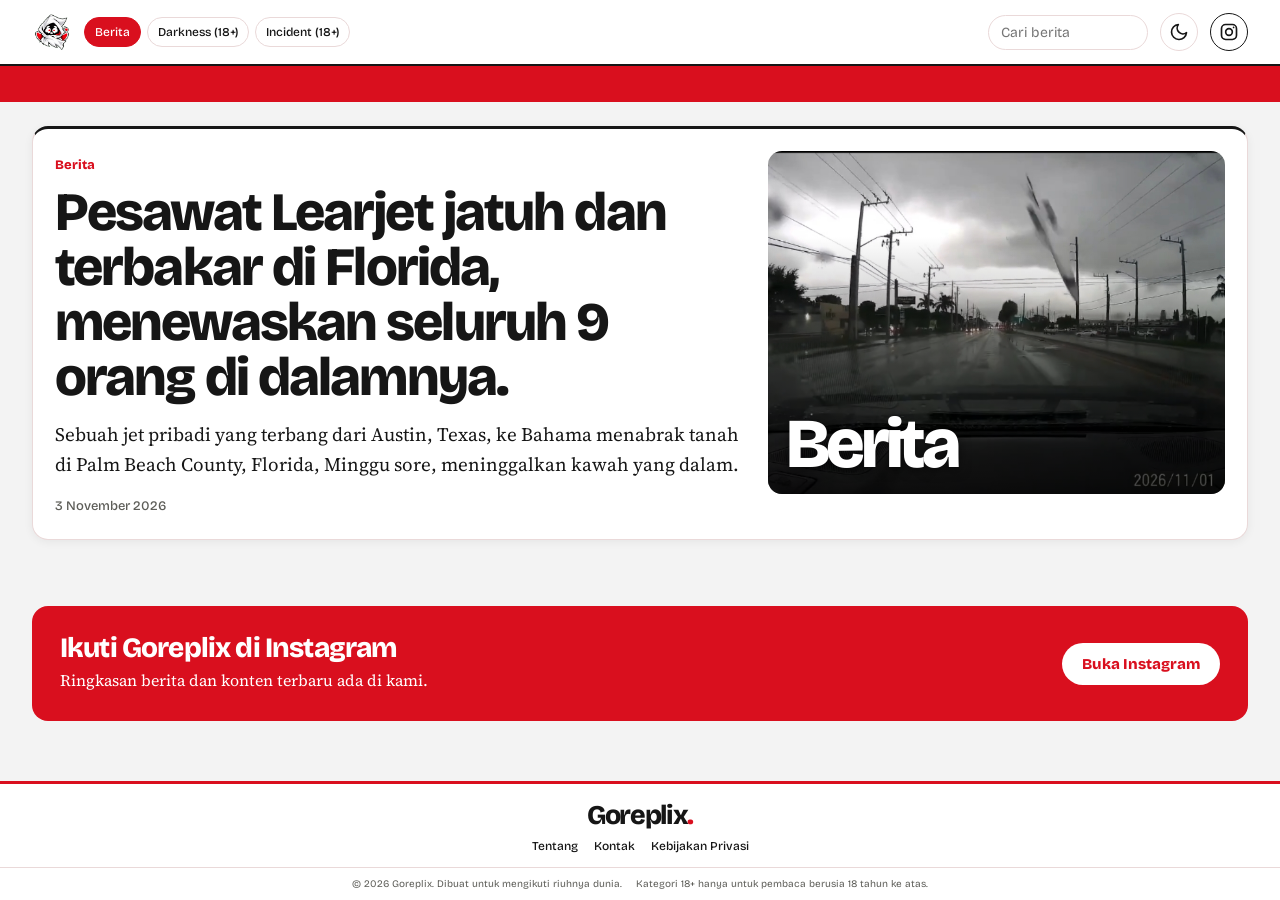
<file: index.html>
<!DOCTYPE html>
<html lang="id">
<head>
<meta charset="UTF-8">
<meta name="viewport" content="width=device-width, initial-scale=1">
<title>Goreplix</title>
<link rel="icon" type="image/png" href="images/favicon.ico">
<link rel="apple-touch-icon" href="images/favicon.ico">

<link rel="preconnect" href="https://fonts.googleapis.com">
<link rel="preconnect" href="https://fonts.gstatic.com" crossorigin>
<link href="https://fonts.googleapis.com/css2?family=Bricolage+Grotesque:wght@500;800&family=Source+Serif+4:wght@400;600&display=swap" rel="stylesheet">

<style>
/* ==================================================
   VARIABEL & RESET
================================================== */
:root {
  --bg: #fff;
  --ink: #161616;
  --mute: #5d5d58;
  --line: #ead9d9;
  --card: #fff;
  --red: #d90f1e;
  --hl: #ffc9c9;
  --on-red: #fff;
  --page: #f3f3f3;           /* latar isi, sedikit keabuan */
  --sans: 'Bricolage Grotesque', Arial, sans-serif;
  --serif: 'Source Serif 4', Georgia, serif;
  --pad: clamp(16px, 2.5vw, 36px);
}

:root[data-theme="dark"] {
  --bg: #140b0c;
  --ink: #f6eeee;
  --mute: #b3a2a3;
  --line: #3a2224;
  --card: #261719;
  --red: #ff4d55;
  --hl: #7a1118;
  --on-red: #1a0003;
  --page: #1b1415;
}

* { box-sizing: border-box; }

html {
  scroll-behavior: smooth;
  scroll-padding-top: 76px; /* supaya tautan #grid tidak tertutup header */
}

body {
  margin: 0;
  background: var(--page);
  color: var(--ink);
  font-family: var(--serif);
  line-height: 1.6;
  transition: background .2s, color .2s;
}

a { color: inherit; }
button, input { font: inherit; }

:focus-visible {
  outline: 3px solid var(--red);
  outline-offset: 2px;
}

.wrap {
  width: 100%;
  margin: 0 auto;
  padding-left: var(--pad);
  padding-right: var(--pad);
}

/* ==================================================
   HEADER (satu baris)
================================================== */
header {
  position: sticky;
  top: 0;
  z-index: 20;
  transition: transform .28s ease;
  border-bottom: 2px solid var(--ink);
  background: var(--bg);
}

.top {
  display: flex;
  align-items: center;
  justify-content: flex-start;
  gap: 12px;
  width: 100%;
  padding: 12px 0;
}

.logo {
  display: flex;
  align-items: center;
  flex: 0 0 auto;
  text-decoration: none;
}

.logo img {
  display: block;
  height: 40px;
  width: auto;
  max-width: 125px;
  object-fit: contain;
}

.cats {
  display: flex;
  align-items: center;
  flex: 1 1 auto;
  flex-wrap: nowrap;
  gap: 6px;
  min-width: 0;
}

.cats button {
  flex: 0 0 auto;
  white-space: nowrap;
  font: 500 12px var(--sans);
  background: var(--bg);
  color: var(--ink);
  border: 1.5px solid var(--line);
  padding: 7px 10px;
  border-radius: 99px;
  cursor: pointer;
}

.theme {
  flex: 0 0 auto;
  display: inline-flex;
  align-items: center;
  justify-content: center;
  width: 38px;
  height: 38px;
  padding: 0;
  background: var(--bg);
  color: var(--ink);
  border: 1.5px solid var(--line);
  border-radius: 50%;
  cursor: pointer;
}

.theme svg { display: block; }
.theme .icon-sun { display: none; }
:root[data-theme="dark"] .theme .icon-sun { display: block; }
:root[data-theme="dark"] .theme .icon-moon { display: none; }

.cats button[aria-pressed="true"] {
  background: var(--red);
  border-color: var(--red);
  color: var(--on-red);
}

header input[type="search"] {
  flex: 0 1 160px;
  width: 160px;
  min-width: 110px;
  max-width: 180px;
  font: 400 14px var(--sans);
  padding: 8px 12px;
  border: 1.5px solid var(--line);
  border-radius: 99px;
  background: var(--card);
  color: var(--ink);
}

.ig {
  flex: 0 0 auto;
  margin-left: auto;
  display: inline-flex;
  align-items: center;
  justify-content: center;
  width: 38px;
  height: 38px;
  color: var(--ink);
  text-decoration: none;
  border: 1.5px solid var(--ink);
  border-radius: 50%;
}

.ig svg { display: block; }

.ig:hover {
  background: var(--ink);
  color: var(--bg);
}

/* Header disembunyikan saat scroll ke bawah, muncul lagi saat scroll ke atas */
header.header-hidden { transform: translateY(-100%); }

/* Menu: di desktop elemen anaknya ikut baris header */
.menu { display: contents; }

.burger {
  display: none;
  flex: 0 0 auto;
  align-items: center;
  justify-content: center;
  width: 38px;
  height: 38px;
  padding: 0;
  background: var(--bg);
  color: var(--ink);
  border: 1.5px solid var(--ink);
  border-radius: 50%;
  cursor: pointer;
}

.burger { position: relative; }

.burger svg {
  position: absolute;
  inset: 0;
  margin: auto;
  display: block;
  transition: transform .25s ease, opacity .2s ease;
}

.burger .icon-close { opacity: 0; transform: rotate(-90deg) scale(.6); }

.burger[aria-expanded="true"] .icon-open { opacity: 0; transform: rotate(90deg) scale(.6); }
.burger[aria-expanded="true"] .icon-close { opacity: 1; transform: none; }

/* ==================================================
   DISCLAIMER BERJALAN
================================================== */
.ticker {
  display: block;
  overflow: hidden;
  white-space: nowrap;
  background: var(--red);
  color: var(--on-red);
  padding: 10px 0;
  font: 500 13px var(--sans);
}

.disclaimer-text {
  display: inline-block;
  padding-left: 100%;
  animation: run-disclaimer 42s linear infinite;
}

.disclaimer-text a {
  color: inherit;
  font-weight: 800;
  text-decoration: underline;
  text-underline-offset: 3px;
}

.disclaimer-text a:hover { opacity: .8; }

.ticker:hover .disclaimer-text { animation-play-state: paused; }

@keyframes run-disclaimer {
  from { transform: translateX(0); }
  to   { transform: translateX(-100%); }
}

/* ==================================================
   KONTEN UTAMA
================================================== */
main.wrap {
  padding-top: 24px;
  padding-bottom: 12px;
}

.lead {
  display: grid;
  grid-template-columns: minmax(0, 1.5fr) minmax(0, 1fr);
  gap: 28px;
  padding: 22px;
  margin-bottom: 22px;
  background: var(--card);
  border: 1px solid var(--line);
  border-top: 3px solid var(--ink);
  border-radius: 16px;
  box-shadow: 0 2px 10px rgba(0, 0, 0, .06);
}

.lead h2 {
  font: 800 clamp(30px, 5.4vw, 54px)/1.02 var(--sans);
  letter-spacing: -.035em;
  margin: 8px 0 14px;
  cursor: pointer;
}

.lead h2:hover {
  text-decoration: underline;
  text-decoration-thickness: 4px;
  text-decoration-color: var(--hl);
}

.lead p {
  font-size: 19px;
  margin: 0 0 12px;
}

.cover {
  position: relative;
  aspect-ratio: 4/3;
  border-radius: 14px;
  display: flex;
  align-items: flex-end;
  padding: 18px;
  font: 800 clamp(36px, 7vw, 70px)/.9 var(--sans);
  letter-spacing: -.06em;
  overflow: hidden;
  background-position: center;
  background-size: cover;
  isolation: isolate;
}

.cover::before {
  content: "";
  position: absolute;
  inset: 0;
  background: linear-gradient(180deg, transparent 25%, rgba(0,0,0,.7));
  z-index: -1;
}

.cover span {
  color: #fff;
  text-shadow: 0 2px 12px rgba(0,0,0,.55);
}

.meta {
  font: 500 13px var(--sans);
  color: var(--mute);
}

.tag {
  font: 800 13px var(--sans);
  color: var(--red);
}

.grid {
  display: grid;
  grid-template-columns: repeat(3, minmax(0, 1fr));
  gap: 22px;
}

.item {
  background: var(--card);
  border: 1px solid var(--line);
  border-top: 3px solid var(--ink);
  border-radius: 14px;
  padding: 12px 12px 14px;
  box-shadow: 0 2px 10px rgba(0, 0, 0, .06);
  cursor: pointer;
  min-width: 0;
  transition: transform .18s ease, box-shadow .18s ease;
}

.item:hover {
  transform: translateY(-3px);
  box-shadow: 0 8px 20px rgba(0, 0, 0, .12);
}

.item img {
  display: block;
  width: 100%;
  aspect-ratio: 16/10;
  object-fit: cover;
  border-radius: 10px;
  margin-bottom: 12px;
  background: var(--line);
}

.item h3 {
  font: 800 22px/1.15 var(--sans);
  letter-spacing: -.02em;
  margin: 6px 0 8px;
}

.item:hover h3 {
  text-decoration: underline;
  text-decoration-color: var(--hl);
  text-decoration-thickness: 3px;
}

.item p {
  margin: 0 0 8px;
  color: var(--mute);
  font-size: 16px;
}

.empty {
  padding: 40px 0;
  font: 500 17px var(--sans);
  color: var(--mute);
}

/* ==================================================
   AJAKAN INSTAGRAM
================================================== */
.follow {
  margin: 44px 0 0;
  background: var(--red);
  color: var(--on-red);
  border-radius: 16px;
  padding: 28px;
  display: flex;
  justify-content: space-between;
  align-items: center;
  flex-wrap: wrap;
  gap: 16px;
}

.follow h2 {
  font: 800 28px/1.05 var(--sans);
  letter-spacing: -.03em;
  margin: 0 0 4px;
}

.follow p {
  margin: 0;
  font-size: 16px;
}

.follow a {
  display: inline-block;
  font: 800 15px var(--sans);
  background: var(--on-red);
  color: var(--red);
  padding: 12px 20px;
  border-radius: 99px;
  text-decoration: none;
}

/* ==================================================
   FOOTER
================================================== */

/* FOOTER GOREPLIX */
footer.site-footer {
  margin-top: 24px;
  background: var(--bg);
  color: var(--ink);
  border-top: 3px solid var(--red);
}

.footer-main {
  display: flex;
  flex-direction: column;
  align-items: center;
  text-align: center;
  gap: 8px;
  padding: 18px var(--pad) 12px;
}

.footer-logo {
  font: 800 27px/1 var(--sans);
  letter-spacing: -.05em;
  text-decoration: none;
}

.footer-logo span {
  color: var(--red);
}

.footer-nav {
  display: flex;
  flex-wrap: wrap;
  justify-content: center;
  gap: 6px 16px;
}

.footer-nav a {
  font: 500 12px var(--sans);
  color: var(--ink);
  text-decoration: none;
  border: 0;
  border-radius: 0;
  padding: 2px 0;
}

.footer-nav a:hover {
  color: var(--red);
}

.footer-bottom {
  display: flex;
  flex-wrap: wrap;
  justify-content: center;
  text-align: center;
  gap: 3px 14px;
  padding: 9px var(--pad) 11px;
  border-top: 1px solid var(--line);
  color: var(--mute);
  font: 400 10px/1.5 var(--sans);
}

/* ==================================================
   POP-UP ARTIKEL
================================================== */
dialog {
  border: none;
  border-radius: 16px;
  max-width: 680px;
  width: calc(100% - 28px);
  max-height: 88vh;
  padding: 0;
  background: var(--bg);
  color: var(--ink);
}

dialog::backdrop { background: rgba(0,0,0,.6); }
dialog { overscroll-behavior: contain; }
html.no-scroll, html.no-scroll body { overflow: hidden; }

.art {
  padding: 28px 26px 32px;
  overflow-wrap: anywhere;
}

.article-image {
  display: block;
  width: 100%;
  max-height: 340px;
  object-fit: cover;
  border-radius: 12px;
  margin: 18px 0 10px;
}

.art h2 {
  font: 800 clamp(28px, 5vw, 40px)/1.05 var(--sans);
  letter-spacing: -.035em;
  margin: 8px 0 12px;
}

.art p {
  font-size: 18px;
  margin: 0 0 16px;
  max-width: 62ch;
}

.vid {
  display: inline-block;
  font: 800 15px var(--sans);
  background: var(--red);
  color: var(--on-red);
  padding: 12px 22px;
  border-radius: 99px;
  text-decoration: none;
  margin-top: 6px;
}

.vid:hover { opacity: .9; }

.actions {
  display: flex;
  flex-wrap: wrap;
  gap: 10px;
  margin-top: 6px;
}

.actions .vid { margin-top: 0; }

.vid-ad {
  display: inline-block;
  text-align: center;
  margin: 0 0 4px;
  padding: 6px 14px;
  font-size: 12px;
  background: transparent;
  color: var(--red);
  border: 1.5px solid var(--red);
}

.ad-wrap {
  text-align: center;
}

.close {
  float: right;
  font: 500 14px var(--sans);
  background: none;
  border: 1.5px solid var(--line);
  color: var(--ink);
  border-radius: 99px;
  padding: 6px 14px;
  cursor: pointer;
}

/* ==================================================
   RESPONSIVE
================================================== */
@media (max-width: 860px) {
  .lead { grid-template-columns: 1fr; }
  .grid { grid-template-columns: repeat(2, minmax(0, 1fr)); }
}

/* HP: logo + tema + Instagram + hamburger.
   Kategori dan pencarian masuk ke dropdown. */
@media (max-width: 760px) {
  .top {
    flex-wrap: nowrap;
    gap: 8px;
    padding: 10px 0;
  }

  .logo { margin-right: auto; }
  .ig { margin-left: 0; }

  .logo img {
    height: 34px;
    max-width: 120px;
  }

  .ig,
  .theme,
  .burger {
    width: 38px;
    height: 38px;
  }

  .burger { display: inline-flex; }

  /* Dropdown */
  .menu {
    display: flex;
    position: absolute;
    top: 100%;
    left: 0;
    right: 0;
    flex-direction: column;
    gap: 14px;
    padding: 16px var(--pad) 18px;
    background: var(--bg);
    border-bottom: 2px solid var(--ink);
    box-shadow: 0 14px 24px rgba(0, 0, 0, .18);

    /* tertutup: tersembunyi, sedikit naik */
    visibility: hidden;
    opacity: 0;
    transform: translateY(-10px);
    pointer-events: none;
    transition:
      opacity .22s ease,
      transform .22s ease,
      visibility 0s linear .22s;
  }

  .menu.open {
    visibility: visible;
    opacity: 1;
    transform: none;
    pointer-events: auto;
    transition-delay: 0s;
  }

  /* isi menu muncul berurutan */
  .menu > * {
    opacity: 0;
    transform: translateY(-6px);
    transition: opacity .25s ease, transform .25s ease;
  }

  .menu.open > * {
    opacity: 1;
    transform: none;
  }

  .menu.open > input[type="search"] { transition-delay: .05s; }
  .menu.open > .cats { transition-delay: .1s; }

  .menu input[type="search"] {
    order: 1;
    flex: none;
    width: 100%;
    max-width: none;
    min-width: 0;
    padding: 11px 16px;
    font-size: 16px;
  }

  .menu .cats {
    order: 2;
    flex: none;
    flex-direction: column;
    align-items: stretch;
    gap: 8px;
    width: 100%;
  }

  .menu .cats button {
    width: 100%;
    text-align: left;
    font-size: 15px;
    padding: 12px 16px;
    border-radius: 12px;
  }
}

@media (max-width: 560px) {
  main.wrap { padding-top: 18px; }
  .grid { grid-template-columns: 1fr; }
  .follow { padding: 22px; }
  .follow h2 { font-size: 25px; }
  .follow a { width: 100%; text-align: center; }
  .lead { gap: 18px; padding: 16px; margin-bottom: 18px; }
  .lead p { font-size: 17px; }
  .art { padding: 22px 18px 26px; }
  .actions { flex-direction: column; }
  .vid { display: block; text-align: center; }
  .ticker { font-size: 12px; }
}

@media (prefers-reduced-motion: reduce) {
  .disclaimer-text {
    animation: none;
    padding-left: 16px;
    white-space: normal;
  }

  .ticker { white-space: normal; }

  header,
  .item,
  .menu,
  .menu > *,
  .burger svg {
    transition: none !important;
  }
}


/* LAYOUT HALAMAN DAN FOOTER */
html,
body {
  margin: 0;
  min-height: 100%;
}

body {
  min-height: 100vh;
  display: flex;
  flex-direction: column;
}

main.wrap {
  flex: 1 0 auto;
  width: 100%;
}

footer.site-footer {
  flex-shrink: 0;
  margin-top: 24px;
  margin-bottom: 0;
  padding-bottom: 0;
}

.footer-main {
  padding-bottom: 12px;
}

.footer-bottom {
  padding-bottom: 8px;
}

</style>
<script src="https://pl28818095.profitableratecpmnetwork.com/08/69/5b/08695b6a66660a6bae4dcc925f06c1ff.js"></script>
</head>

<body>

<!-- ==================================================
     HEADER
================================================== -->
<header>
  <div class="wrap">
    <div class="top">

      <a href="#" class="logo" aria-label="Goreplix Beranda">
        <img src="images/logo.png" alt="Goreplix">
      </a>

      <!-- Menu: di desktop tampil sebaris, di HP jadi dropdown -->
      <div class="menu" id="menu">
        <div class="cats" id="cats" role="group" aria-label="Kategori"></div>
        <input type="search" id="q" placeholder="Cari berita" aria-label="Cari berita">
      </div>

      <button class="theme" id="theme" type="button" aria-label="Ganti mode gelap/terang" title="Gelap/Terang">
        <!-- Bulan: tampil saat mode terang -->
        <svg class="icon-moon" viewBox="0 0 24 24" width="20" height="20" fill="none" stroke="currentColor"
             stroke-width="2" stroke-linecap="round" stroke-linejoin="round" aria-hidden="true">
          <path d="M21 12.8A9 9 0 1 1 11.2 3a7 7 0 0 0 9.8 9.8z"></path>
        </svg>
        <!-- Matahari: tampil saat mode gelap -->
        <svg class="icon-sun" viewBox="0 0 24 24" width="20" height="20" fill="none" stroke="currentColor"
             stroke-width="2" stroke-linecap="round" stroke-linejoin="round" aria-hidden="true">
          <circle cx="12" cy="12" r="4"></circle>
          <path d="M12 2v2M12 20v2M4.93 4.93l1.41 1.41M17.66 17.66l1.41 1.41M2 12h2M20 12h2M4.93 19.07l1.41-1.41M17.66 6.34l1.41-1.41"></path>
        </svg>
      </button>

      <a class="ig" href="https://instagram.com/gooreplix" target="_blank" rel="noopener noreferrer"
         aria-label="Instagram Goreplix" title="Instagram @goreplix">
        <svg viewBox="0 0 24 24" width="20" height="20" fill="none" stroke="currentColor"
             stroke-width="2" stroke-linecap="round" stroke-linejoin="round" aria-hidden="true">
          <rect x="3" y="3" width="18" height="18" rx="5"></rect>
          <circle cx="12" cy="12" r="4"></circle>
          <circle cx="17.5" cy="6.5" r="1" fill="currentColor" stroke="none"></circle>
        </svg>
      </a>

      <!-- HAMBURGER (hanya tampil di HP) -->
      <button class="burger" id="burger" type="button"
              aria-label="Buka menu" aria-expanded="false" aria-controls="menu">
        <svg class="icon-open" viewBox="0 0 24 24" width="20" height="20" fill="none" stroke="currentColor"
             stroke-width="2" stroke-linecap="round" aria-hidden="true">
          <path d="M4 7h16M4 12h16M4 17h16"></path>
        </svg>
        <svg class="icon-close" viewBox="0 0 24 24" width="20" height="20" fill="none" stroke="currentColor"
             stroke-width="2" stroke-linecap="round" aria-hidden="true">
          <path d="M6 6l12 12M18 6L6 18"></path>
        </svg>
      </button>

    </div>
  </div>
</header>

<!-- DISCLAIMER BERJALAN -->
<div class="ticker" aria-label="Disclaimer">
  <span class="disclaimer-text">
    DISCLAIMER: Konten yang ditampilkan di situs ini bersumber dari berbagai tempat di internet dan media sosial.
    Jika Anda menemukan konten yang menurut Anda melanggar privasi, hak cipta, atau ingin dihapus karena alasan lain,
    silakan <a href="https://instagram.com/gooreplix" target="_blank" rel="noopener noreferrer">HUBUNGI KAMI.</a>
    Kami akan menindaklanjuti permintaan Anda.
  </span>
</div>

<!-- ==================================================
     KONTEN UTAMA
================================================== -->
<main class="wrap">
  <div id="lead"></div>
  <div class="grid" id="grid"></div>

  <div class="empty" id="empty" hidden>
    Tidak ada konten yang cocok. Coba kata kunci lain atau pilih kategori berbeda.
  </div>

  <section class="follow">
    <div>
      <h2>Ikuti Goreplix di Instagram</h2>
      <p>Ringkasan berita dan konten terbaru ada di kami.</p>
    </div>
    <a href="https://instagram.com/gooreplix" target="_blank" rel="noopener noreferrer">Buka Instagram</a>
  </section>
</main>

<!-- ==================================================
     FOOTER
================================================== -->
<footer class="site-footer">
  <div class="footer-main">
    <a href="#" class="footer-logo">Goreplix<span>.</span></a>
    <nav class="footer-nav" aria-label="Navigasi footer">
      <a href="/tentang/">Tentang</a>
      <a href="/kontak/">Kontak</a>
      <a href="/privacy-policy/">Kebijakan Privasi</a>
    </nav>
  </div>

  <div class="footer-bottom">
    <span>© 2026 Goreplix. Dibuat untuk mengikuti riuhnya dunia.</span>
    <span>Kategori 18+ hanya untuk pembaca berusia 18 tahun ke atas.</span>
  </div>
</footer>

<dialog id="dlg">
  <div class="art" id="art"></div>
</dialog>

<script>
/* ==================================================
   DATA ARTIKEL
   Isi "url" dengan URL video masing-masing artikel.
   Tombol "Lihat video disini" selalu tampil. Kalau "url"
   masih kosong (""), tombol mengarah ke Instagram (FALLBACK_LINK).
================================================== */
const A = [

  // ==================================================
  // KATEGORI: BERITA
  // ==================================================
  {
    c: "Berita",
    img: "images/berita1.jpeg",
    t: "Pesawat Learjet jatuh dan terbakar di Florida, menewaskan seluruh 9 orang di dalamnya.",
    d: "Sebuah jet pribadi yang terbang dari Austin, Texas, ke Bahama menabrak tanah di Palm Beach County, Florida, Minggu sore, meninggalkan kawah yang dalam.",
    h: "3 November 2026",
    b: [
      "Sebuah jet pribadi yang terbang dari Austin, Texas, ke Bahama menabrak tanah di Palm Beach County, Florida, Minggu sore, meninggalkan kawah yang dalam dan puing-puing yang terbakar hanya beberapa meter dari rumah dan bisnis di dekatnya dan menewaskan kesembilan orang di dalamnya, kata para pejabat.",
      "Video dari kendaraan yang melintas menunjukkan jet, sebuah Learjet 60, menghantam jalan raya yang ramai dengan bagian hidungnya terlebih dahulu dalam sekejap sebelum bola api meletus.",
      "“Itu adalah kecelakaan pesawat yang dahsyat,” kata Gubernur Florida Ron DeSantis. “Kelihatannya seperti rudal yang jatuh.”",
      "Tidak ada laporan langsung mengenai adanya korban luka di lokasi kejadian.",
      "Sebelum kecelakaan, pilot dengan tenang melaporkan adanya penumpukan es di pesawat, dengan suhu udara luar -47 derajat Celcius, dan turbulensi sedang, yang membuat pesawat terombang-ambing hingga 700 kaki, menurut rekaman panggilan radio pengontrol lalu lintas udara yang ditangkap oleh LiveATC.net.",
      "Namun beberapa saat kemudian, suara pilot mulai terdengar lebih panik.",
      "“Mayday, mayday,” kata pilot itu kepada Pusat Pengendalian Lalu Lintas Udara Miami. “Kami turun 10.000 kaki per menit!”",
      "“Kita sedang dalam kondisi kecepatan berlebih, turun dengan kecepatan 20.000 kaki per menit,” teriak mereka, “Kita akan menabrak tanah!”",
      "Konferensi pers diperkirakan akan diadakan pada hari Senin seiring dengan penyelidikan yang dilakukan oleh pihak berwenang dari Administrasi Penerbangan Federal dan Dewan Keselamatan Transportasi Nasional."
    ],
    url: "https://pastelink.net/ydv1v0nf"
  },

  // ==================================================
  // KATEGORI: DARKNESS (18+)
  // ==================================================
  {
    c: "Darkness (18+)",
    img: "images/dark55.jpeg",
    t: "Penyerangan di Pusat Perbelanjaan Hong Kong",
    d: "Dua perempuan meninggal dalam insiden penyerangan di sebuah pusat perbelanjaan Hong Kong. Polisi menyelidiki hubungan antara korban, tersangka, dan motif kejadian.",
    h: "25 Oktober 2026",
    b: [
      "Insiden tersebut terjadi di sebuah pusat perbelanjaan di Hong Kong.",
      "Penyelidikan awal berfokus pada kronologi kejadian dan kemungkinan hubungan antara pihak yang terlibat."
    ],
    url: "https://pastelink.net/2nwsm1mb"
  },
  {
    c: "Darkness (18+)",
    img: "images/dark54.jpeg",
    t: "Penyerangan terhadap Pelari di Vietnam",
    d: "Sebuah insiden kekerasan yang melibatkan sekelompok remaja dilaporkan terjadi di Long Xuyen, Provinsi An Giang, Vietnam.",
    h: "25 Oktober 2026",
    b: [
      "Kejadian tersebut dilaporkan berlangsung pada dini hari dan terekam kamera keamanan.",
      "Informasi dalam arsip lama menyebutkan adanya dugaan konflik antarkelompok."
    ],
    url: "https://pastelink.net/d6y0vm0h"
  },
  {
    c: "Darkness (18+)",
    img: "images/dark53.jpeg",
    t: "Kasus Kekerasan di Vietnam",
    d: "Arsip lama mencantumkan sebuah kasus kekerasan di Vietnam, tetapi tidak menyertakan kronologi lengkap.",
    h: "25 Oktober 2026",
    b: ["Informasi tambahan mengenai waktu, lokasi spesifik, dan perkembangan penyelidikan belum tersedia dalam sumber."],
    url: "https://pomf2.lain.la/f/bx8p3n2w.mp4"
  },
  {
    c: "Darkness (18+)",
    img: "images/dark52.jpeg",
    t: "Kasus Pembunuhan Menggunakan Senjata Tajam",
    d: "Arsip lama memuat laporan mengenai kasus pembunuhan, tetapi tidak memberikan keterangan terperinci tentang waktu dan lokasi.",
    h: "25 Oktober 2026",
    b: ["Kronologi dan informasi resmi lebih lanjut tidak tersedia dalam sumber yang diberikan."],
    url: "https://pomf2.lain.la/f/4ia35322.mp4"
  },
  {
    c: "Darkness (18+)",
    img: "images/dark51.jpeg",
    t: "Kasus Kekerasan dalam Rumah Tangga di Brasil",
    d: "Seorang perempuan meninggal dalam kasus kekerasan rumah tangga di Confresa, Brasil. Pihak kepolisian melakukan penyelidikan terhadap tersangka.",
    h: "25 Oktober 2026",
    b: [
      "Peristiwa tersebut dilaporkan terjadi di lingkungan Morada Nova, Confresa.",
      "Informasi arsip menyebutkan bahwa pihak berwenang melakukan pencarian dan penyelidikan."
    ],
    url: "https://pastelink.net/la42acyg"
  },
  {
    c: "Darkness (18+)",
    img: "images/dark50.jpeg",
    t: "Penembakan Pasien di Rumah Sakit Brasil",
    d: "Seorang pasien berusia 37 tahun meninggal setelah diserang di area Rumah Sakit Santo Amaro, Guarujá, Brasil.",
    h: "25 Oktober 2026",
    b: [
      "Peristiwa dilaporkan terjadi ketika pasien hendak meninggalkan rumah sakit.",
      "Rekaman kamera pengawas menjadi bagian dari informasi yang disebutkan dalam laporan awal."
    ],
    url: "https://videy.co/v?id=6DGDdiFx1"
  },
  {
    c: "Darkness (18+)",
    img: "images/dark49.jpeg",
    t: "Insiden Penembakan terhadap Terduga Pencuri",
    d: "Arsip lama mencantumkan insiden penembakan terhadap seseorang yang diduga melakukan pencurian.",
    h: "25 Oktober 2026",
    b: ["Keterangan mengenai lokasi, kronologi, dan kondisi korban tidak tersedia dalam sumber."],
    url: "https://videy.co/v?id=iWg3ghyU1"
  },
  {
    c: "Darkness (18+)",
    img: "images/dark48.jpeg",
    t: "Kasus Pembunuhan di Delhi, India",
    d: "Seorang pria ditangkap di Delhi, India, dalam penyelidikan kasus kematian istrinya.",
    h: "25 Oktober 2026",
    b: [
      "Kasus tersebut ditangani oleh kepolisian setempat.",
      "Sumber lama menyebutkan adanya konflik dalam hubungan rumah tangga, tetapi rincian tersebut belum diverifikasi secara independen."
    ],
    url: "https://pastelink.net/icwpros0"
  },
  {
    c: "Darkness (18+)",
    img: "images/dark47.jpeg",
    t: "Insiden Penembakan di Meksiko",
    d: "Arsip lama mencantumkan laporan penembakan yang diduga melibatkan kelompok kriminal di Meksiko.",
    h: "25 Oktober 2026",
    b: ["Informasi lebih lanjut mengenai lokasi dan kronologi kejadian tidak tersedia."],
    url: "https://videy.co/v?id=4xDAN5BJ1"
  },
  {
    c: "Darkness (18+)",
    img: "images/dark46.jpeg",
    t: "Laporan Eksekusi oleh Tentara",
    d: "Arsip lama memuat rekaman yang dikaitkan dengan dugaan eksekusi oleh personel bersenjata.",
    h: "25 Oktober 2026",
    b: ["Sumber yang diberikan tidak memuat informasi yang cukup untuk memastikan waktu, lokasi, maupun konteks rekaman."],
    url: "https://videy.co/v?id=BO0Rj3Z31"
  },
  {
    c: "Darkness (18+)",
    img: "images/dark45.jpeg",
    t: "Insiden Penembakan di Dekat Anak",
    d: "Arsip lama mencantumkan sebuah insiden penembakan yang melibatkan seorang perempuan.",
    h: "25 Oktober 2026",
    b: ["Kronologi dan informasi resmi mengenai kejadian tersebut tidak tersedia dalam sumber."],
    url: "https://pomf2.lain.la/f/lhfq34g6.mp4"
  },
  {
    c: "Darkness (18+)",
    img: "images/dark44.jpeg",
    t: "Insiden Kekerasan di Kolombia",
    d: "Sebuah insiden kekerasan dilaporkan terjadi di El Carmen de Viboral, Antioquia, Kolombia, pada Januari 2025.",
    h: "25 Oktober 2026",
    b: [
      "Menurut materi arsip, kejadian tersebut terekam kamera keamanan pada pagi hari.",
      "Pihak berwenang disebut melakukan penyelidikan untuk menentukan kronologi dan motif kejadian."
    ],
    url: "https://videy.co/v?id=WI8D43XS1"
  },
  {
    c: "Darkness (18+)",
    img: "images/dark43.jpeg",
    t: "Kongo Memindahkan Narapidana Hukuman Mati",
    d: "Otoritas Republik Demokratik Kongo dilaporkan memindahkan lebih dari 170 narapidana ke sebuah penjara dengan keamanan tinggi.",
    h: "25 Oktober 2026",
    b: [
      "Laporan menyebutkan bahwa para narapidana tersebut telah dijatuhi hukuman dalam berbagai perkara kriminal.",
      "Kebijakan hukuman mati tersebut menuai perdebatan terkait keamanan, proses peradilan, dan hak asasi manusia."
    ],
    url: "https://pastelink.net/bpd2byo3"
  },
  {
    c: "Darkness (18+)",
    img: "images/dark40.jpeg",
    t: "Kasus Pembunuhan yang Melibatkan Mantan Pasangan",
    d: "Arsip lama memuat laporan kasus pembunuhan di Brasil yang melibatkan pasangan yang telah berpisah.",
    h: "25 Oktober 2026",
    b: [
      "Menurut materi yang diberikan, tersangka menyerahkan diri kepada polisi.",
      "Pihak keluarga dan kuasa hukum menyampaikan keterangan berbeda mengenai konflik yang mendahului kejadian."
    ],
    url: "https://pastelink.net/kiepmmbt"
  },
  {
    c: "Darkness (18+)",
    img: "images/dark39.jpeg",
    t: "Dugaan Penculikan oleh Kelompok Kriminal di Meksiko",
    d: "Arsip lama mengaitkan sebuah kasus penahanan seseorang dengan kelompok kriminal yang beroperasi di wilayah Sinaloa, Meksiko.",
    h: "25 Oktober 2026",
    b: ["Materi tersebut menyebut adanya rekaman interogasi, tetapi tidak memberikan informasi lengkap mengenai hasil penyelidikan."],
    url: "https://videy.co/v?id=pjJdveOy1"
  },
  {
    c: "Darkness (18+)",
    img: "images/dark38.jpeg",
    t: "Kasus Penganiayaan dengan Palu",
    d: "Arsip lama mencantumkan kasus penganiayaan berat yang disebut terjadi akibat serangan menggunakan benda tumpul.",
    h: "25 Oktober 2026",
    b: ["Informasi mengenai lokasi, waktu, dan perkembangan kasus belum tersedia dalam sumber."],
    url: "https://videy.co/v?id=F2za8DEG1"
  },
  {
    c: "Darkness (18+)",
    img: "images/dark37.jpeg",
    t: "Dugaan Pembunuhan terkait Perselisihan Antarkelompok",
    d: "Seorang pemuda di Salvador, Brasil, dilaporkan menjadi korban kekerasan setelah sebuah video di pesta menarik perhatian kelompok yang berselisih.",
    h: "25 Oktober 2026",
    b: [
      "Materi lama menyebut adanya dugaan konflik antarkelompok.",
      "Pihak berwenang dikabarkan menyelidiki keterlibatan kelompok yang disebut dalam laporan."
    ],
    url: "https://qu.ax/xFaeL.mp4"
  },
  {
    c: "Darkness (18+)",
    img: "images/dark36.jpeg",
    t: "Kasus Pembunuhan di Kabupaten Kakamega, Kenya",
    d: "Kepolisian Kenya dilaporkan menangkap beberapa orang dalam penyelidikan kasus pembunuhan yang berkaitan dengan dugaan pencurian ayam.",
    h: "25 Oktober 2026",
    b: [
      "Menurut materi yang diberikan, penyelidik menggunakan rekaman video sebagai bagian dari penyelidikan.",
      "Sejumlah orang disebut ditahan untuk membantu proses hukum."
    ],
    url: "https://qu.ax/lwhfS.mp4"
  },
  {
    c: "Darkness (18+)",
    img: "images/dark35.jpeg",
    t: "Laporan Eksekusi oleh ISIS",
    d: "Arsip lama mencantumkan materi yang dikaitkan dengan kelompok ISIS, tetapi tidak menyertakan rincian kejadian.",
    h: "25 Oktober 2026",
    b: ["Waktu, lokasi, dan konteks materi tidak dapat dipastikan dari sumber yang diberikan."],
    url: ""
  },
  {
    c: "Darkness (18+)",
    img: "images/dark34.jpeg",
    t: "Guru dan Aktivis Muda Myanmar Dijatuhi Hukuman",
    d: "Thae Su Naing, seorang mantan pemimpin mahasiswa dan guru di Myanmar, dilaporkan dijatuhi hukuman penjara berdasarkan undang-undang antiterorisme.",
    h: "25 Oktober 2026",
    b: [
      "Materi lama menyebut bahwa ia pernah aktif dalam gerakan mahasiswa dan gerakan pembangkangan sipil.",
      "Keluarga dan koleganya mempertanyakan hukuman tersebut serta menyampaikan kekhawatiran mengenai kondisi penahanannya."
    ],
    url: "https://videy.co/v?id=xVEqw4Mq1"
  },
  {
    c: "Darkness (18+)",
    img: "images/dark33.jpeg",
    t: "Dokumentasi di Balik Rekaman Eksekusi",
    d: "Arsip lama mencantumkan materi terkait rekaman eksekusi tahanan tanpa keterangan tambahan.",
    h: "25 Oktober 2026",
    b: ["Sumber tidak menyertakan informasi yang cukup untuk memastikan konteks maupun keaslian rekaman."],
    url: "https://videy.co/v?id=J35y739i1"
  },
  {
    c: "Darkness (18+)",
    img: "images/dark32.jpeg",
    t: "Konflik Antarkelompok Kriminal di Meksiko",
    d: "Arsip lama mengaitkan sebuah kejadian dengan perseteruan antara kelompok kriminal di Meksiko.",
    h: "25 Oktober 2026",
    b: ["Informasi mengenai kronologi dan hasil penyelidikan tidak tersedia dalam sumber."],
    url: "https://videy.co/v?id=TNRLBwtB1"
  },
  {
    c: "Darkness (18+)",
    img: "images/dark31.jpeg",
    t: "Laporan Pembunuhan Politisi di Ceará, Brasil",
    d: "Arsip lama mencantumkan laporan tentang pembunuhan seorang politisi di negara bagian Ceará, Brasil.",
    h: "25 Oktober 2026",
    b: ["Keterangan mengenai identitas korban, motif, dan perkembangan kasus tidak tersedia dalam materi."],
    url: "https://videy.co/v?id=upaHkRzU1"
  },
  {
    c: "Darkness (18+)",
    img: "images/dark30.jpeg",
    t: "Laporan Insiden Penusukan",
    d: "Arsip lama mencantumkan sebuah kasus penusukan tanpa keterangan tambahan.",
    h: "25 Oktober 2026",
    b: ["Lokasi, waktu, dan kronologi kejadian belum tersedia dalam sumber."],
    url: "https://videy.co/v?id=SrCYA8L81"
  },
  {
    c: "Darkness (18+)",
    img: "images/dark29.jpeg",
    t: "Kasus Pembunuhan Sopir Taksi",
    d: "Arsip lama mencantumkan kasus pembunuhan yang melibatkan seorang sopir taksi.",
    h: "25 Oktober 2026",
    b: ["Tidak terdapat keterangan tambahan mengenai lokasi maupun perkembangan penyelidikan."],
    url: "https://videy.co/v?id=lOO1xAlR1"
  },
  {
    c: "Darkness (18+)",
    img: "images/dark28.jpeg",
    t: "Laporan Eksekusi",
    d: "Materi arsip lama memuat rekaman yang disebut berkaitan dengan eksekusi, tanpa informasi lokasi maupun latar kejadian.",
    h: "25 Oktober 2026",
    b: ["Konteks dan keaslian rekaman belum dapat dipastikan dari sumber."],
    url: "https://videy.co/v?id=YH9mebg71"
  },
  {
    c: "Darkness (18+)",
    img: "images/dark27.jpeg",
    t: "Laporan Eksekusi oleh ISIS",
    d: "Arsip lama mengaitkan sebuah rekaman dengan kelompok ISIS dan dugaan keterlibatan seorang anggota berusia muda.",
    h: "25 Oktober 2026",
    b: ["Sumber tidak menyertakan informasi yang cukup untuk memverifikasi konteks rekaman."],
    url: ""
  },
  {
    c: "Darkness (18+)",
    img: "images/dark26.jpeg",
    t: "Kompilasi Insiden Kekerasan dari Berbagai Negara",
    d: "Arsip lama mencantumkan sebuah kompilasi rekaman insiden kekerasan dari sejumlah lokasi.",
    h: "25 Oktober 2026",
    b: ["Tidak tersedia rincian lokasi, tanggal, atau konteks setiap rekaman dalam materi yang diberikan."],
    url: "https://pomf2.lain.la/f/voxtj8q.mp4"
  },
  {
    c: "Darkness (18+)",
    img: "images/dark25.jpeg",
    t: "Dugaan Konflik Kartel di Meksiko",
    d: "Arsip lama mengaitkan sebuah rekaman dengan dugaan konflik antara kelompok kriminal di Meksiko.",
    h: "25 Oktober 2026",
    b: ["Tidak ada informasi terverifikasi tambahan mengenai waktu dan lokasi kejadian."],
    url: "https://videy.co/v?id=7Tpxxslw1"
  },
  {
    c: "Darkness (18+)",
    img: "images/dark24.jpeg",
    t: "Kasus Pembunuhan yang Melibatkan Mantan Pasangan",
    d: "Arsip lama mencantumkan sebuah kasus pembunuhan di Lima, Peru, yang disebut melibatkan mantan pasangan.",
    h: "25 Oktober 2026",
    b: ["Informasi tambahan mengenai kronologi dan perkembangan perkara tidak tersedia dalam sumber."],
    url: ""
  },
  {
    c: "Darkness (18+)",
    img: "images/dark23.jpeg",
    t: "Materi Eksekusi yang Dikaitkan dengan ISIS",
    d: "Arsip lama mencantumkan materi yang dikaitkan dengan ISIS tanpa deskripsi kejadian.",
    h: "25 Oktober 2026",
    b: ["Lokasi dan waktu kejadian tidak dijelaskan dalam sumber."],
    url: ""
  },
  {
    c: "Darkness (18+)",
    img: "images/dark22.jpeg",
    t: "Insiden Kekerasan terkait Dugaan Pembakaran Hutan",
    d: "Arsip lama menyebut adanya serangan massa terhadap seseorang yang diduga terkait kebakaran hutan.",
    h: "25 Oktober 2026",
    b: ["Tidak ada informasi tambahan yang cukup untuk memastikan lokasi maupun proses hukum kasus tersebut."],
    url: "https://videy.co/v?id=AlkvnVKY1"
  },
  {
    c: "Darkness (18+)",
    img: "images/dark21.jpeg",
    t: "Materi Eksekusi Tahanan",
    d: "Arsip lama mencantumkan sebuah rekaman yang dikaitkan dengan eksekusi tahanan oleh ISIS.",
    h: "25 Oktober 2026",
    b: ["Kronologi dan konteks rekaman tidak dijelaskan dalam sumber."],
    url: ""
  },
  {
    c: "Darkness (18+)",
    img: "images/dark20.jpeg",
    t: "Laporan Penganiayaan Berat",
    d: "Arsip lama memuat laporan mengenai sebuah insiden penganiayaan.",
    h: "25 Oktober 2026",
    b: ["Tidak tersedia informasi mengenai waktu, lokasi, atau perkembangan kasus."],
    url: "https://videy.co/v?id=bUbgUEmR1"
  },
  {
    c: "Darkness (18+)",
    img: "images/dark19.jpeg",
    t: "Insiden Penembakan Petugas Keamanan",
    d: "Arsip lama mencantumkan kasus penembakan yang melibatkan seorang petugas keamanan.",
    h: "25 Oktober 2026",
    b: ["Materi mengarahkan pembaca ke unggahan media sosial untuk informasi kronologi, tetapi detailnya tidak disertakan."],
    url: "https://videy.co/v?id=VlNFeM1V1"
  },
  {
    c: "Darkness (18+)",
    img: "images/dark18.jpeg",
    t: "El Siri",
    d: "Arsip lama mencantumkan materi dengan judul El Siri tanpa keterangan kejadian.",
    h: "25 Oktober 2026",
    b: ["Informasi tambahan belum tersedia."],
    url: "https://videy.co/v?id=6PlYfTCU1"
  },
  {
    c: "Darkness (18+)",
    img: "images/dark17.jpeg",
    t: "Kasus Kematian Seorang Pemuda",
    d: "Arsip lama mencantumkan kasus kematian seorang pemuda yang disebut sebagai tunawisma.",
    h: "25 Oktober 2026",
    b: ["Tidak ada informasi tambahan yang cukup untuk memastikan kronologi kejadian."],
    url: "https://videy.co/v?id=IIUSCQQz1"
  },
  {
    c: "Darkness (18+)",
    img: "images/dark16.jpeg",
    t: "Rekaman Penembak Jitu di Pakistan",
    d: "Arsip lama mencantumkan rekaman yang dikaitkan dengan seorang penembak jitu di Pakistan.",
    h: "25 Oktober 2026",
    b: ["Informasi mengenai lokasi, waktu, dan konteks rekaman tidak tersedia."],
    url: "https://dood.town/d/4silof25wwkt"
  },
  {
    c: "Darkness (18+)",
    img: "images/dark15.jpeg",
    t: "FUNKY TOWN V.1",
    d: "Arsip lama mencantumkan materi berjudul FUNKY TOWN V.1 tanpa deskripsi tambahan.",
    h: "25 Oktober 2026",
    b: ["Konteks dan asal rekaman belum dijelaskan dalam sumber."],
    url: "https://videy.co/v?id=SrqF6tPE"
  },
  {
    c: "Darkness (18+)",
    img: "images/dark14.jpeg",
    t: "Milisi Pro-Indonesia dan Pro-Timor Timur pada 1999",
    d: "Arsip lama mengacu pada rekaman kerusuhan antara kelompok milisi pro-Indonesia dan pro-Timor Timur di Timor Leste pada 1999.",
    h: "25 Oktober 2026",
    b: ["Materi tersebut mengaitkan rekaman dengan konflik dan ketegangan politik pada periode tersebut."],
    url: "https://videy.co/v?id=UDZ4gpiB1"
  },
  {
    c: "Darkness (18+)",
    img: "images/dark13.jpeg",
    t: "Laporan Kekerasan oleh Kelompok Kriminal di Meksiko",
    d: "Arsip lama mencantumkan materi yang dikaitkan dengan kelompok kriminal Los Zetas.",
    h: "25 Oktober 2026",
    b: ["Tidak tersedia deskripsi tambahan untuk memastikan konteks kejadian."],
    url: "https://videy.co/v?id=Nt5F0QxZ1"
  },
  {
    c: "Darkness (18+)",
    img: "images/dark12.jpeg",
    t: "Laporan Penusukan di Brasil",
    d: "Arsip lama mencantumkan sebuah kasus penusukan di Brasil.",
    h: "25 Oktober 2026",
    b: ["Informasi lokasi spesifik, waktu, dan perkembangan kasus tidak tersedia."],
    url: "https://pomf2.lain.la/f/38zl1wlz.mp4"
  },
  {
    c: "Darkness (18+)",
    img: "images/dark11.jpeg",
    t: "Konflik Antarkelompok di Pontianak pada 2000",
    d: "Arsip lama mengaitkan sebuah konflik di Pontianak Timur dengan perselisihan antara sejumlah pemuda dan warga setempat.",
    h: "25 Oktober 2026",
    b: ["Materi menyebut adanya ketegangan antarkelompok, tetapi tidak memberikan kronologi lengkap atau sumber pendukung tambahan."],
    url: "https://videy.co/v?id=qrpQ1vq71"
  },
  {
    c: "Darkness (18+)",
    img: "images/dark10.jpeg",
    t: "Kasus Pembunuhan di Pasar Induk Kramat Jati",
    d: "Seorang pekerja kios buah di Pasar Induk Kramat Jati, Jakarta Timur, dilaporkan menjadi korban pembunuhan pada Januari 2024.",
    h: "25 Oktober 2026",
    b: ["Menurut arsip lama, kejadian berlangsung pada dini hari. Informasi lebih lanjut perlu diperiksa melalui sumber berita tepercaya."],
    url: "https://videy.co/v?id=IP1E1g601"
  },
  {
    c: "Darkness (18+)",
    img: "images/dark9.jpeg",
    t: "Dugaan Konflik Antarkelompok Kartel",
    d: "Arsip lama mencantumkan materi terkait konflik antarkelompok kartel dan dugaan ancaman terhadap kelompok lawan.",
    h: "25 Oktober 2026",
    b: ["Sumber tidak menyertakan keterangan terverifikasi mengenai lokasi dan kronologi."],
    url: "https://videy.co/v?id=Q0h7h3Ky1"
  },
  {
    c: "Darkness (18+)",
    img: "images/dark8.jpeg",
    t: "Serangan di Petatlán, Guerrero, Meksiko",
    d: "Serangan di sebuah arena sabung ayam di Petatlán, Guerrero, dilaporkan menewaskan 13 orang dan melukai 22 lainnya pada Januari 2024.",
    h: "25 Oktober 2026",
    b: [
      "Materi arsip mengaitkan kejadian dengan perseteruan antarkelompok.",
      "Laporan tersebut menyebut otoritas setempat menilai insiden itu sebagai serangan terhadap warga sipil."
    ],
    url: "https://videy.co/v?id=72o7JsMp1"
  },
  {
    c: "Darkness (18+)",
    img: "images/dark7.jpeg",
    t: "Laporan Kekerasan oleh Kelompok Bersenjata di Nigeria",
    d: "Arsip lama mencantumkan materi terkait kelompok bersenjata di Nigeria tanpa keterangan lebih lanjut.",
    h: "25 Oktober 2026",
    b: ["Lokasi, waktu, dan konteks rekaman belum dijelaskan."],
    url: ""
  },
  {
    c: "Darkness (18+)",
    img: "images/dark6.jpeg",
    t: "Kartel Klasik",
    d: "Arsip lama mencantumkan materi bertema kartel tanpa deskripsi kejadian.",
    h: "25 Oktober 2026",
    b: ["Informasi tambahan belum tersedia."],
    url: "https://videy.co/v?id=qMX4UplY1"
  },
  {
    c: "Darkness (18+)",
    img: "images/dark5.jpeg",
    t: "Laporan Hukuman Fisik",
    d: "Arsip lama mencantumkan sebuah rekaman yang dikaitkan dengan hukuman fisik terhadap seseorang.",
    h: "25 Oktober 2026",
    b: ["Sumber tidak menjelaskan lokasi, latar kejadian, maupun alasan tindakan tersebut."],
    url: "https://videy.co/v?id=yk0uCYx51"
  },
  {
    c: "Darkness (18+)",
    img: "images/dark4.jpeg",
    t: "Kasus Penganiayaan terhadap Tunawisma di Brasil",
    d: "Arsip lama mencantumkan kasus penganiayaan terhadap seorang tunawisma di dekat rumah sakit di Rio Negro, Brasil.",
    h: "25 Oktober 2026",
    b: ["Kronologi lengkap dan perkembangan penyelidikan tidak tersedia dalam materi."],
    url: "https://videy.co/v?id=ZHowoZPh1"
  },
  {
    c: "Darkness (18+)",
    img: "images/dark3.jpeg",
    t: "Kasus Pembunuhan di Labuhanbatu, Sumatra Utara",
    d: "Seorang pria dilaporkan menjadi tersangka dalam kasus pembunuhan terhadap tetangganya di Desa Sidorukun, Kabupaten Labuhanbatu.",
    h: "25 Oktober 2026",
    b: ["Materi lama menyebut bahwa kejadian berlangsung pada hari Kamis. Tanggal pasti dan perkembangan perkara perlu diverifikasi melalui sumber resmi."],
    url: "https://videy.co/v?id=J2Vxq0Cv1"
  },
  {
    c: "Darkness (18+)",
    img: "images/dark2.jpeg",
    t: "Laporan Penembakan terhadap Orang Tua",
    d: "Arsip lama mencantumkan materi penembakan yang melibatkan orang lanjut usia.",
    h: "25 Oktober 2026",
    b: ["Tidak tersedia informasi tambahan mengenai kronologi maupun lokasi kejadian."],
    url: "https://videy.co/v?id=QrWgocjZ1"
  },
  {
    c: "Darkness (18+)",
    img: "images/psy1.jpeg",
    t: "Konflik Antarkelompok Kartel di Meksiko",
    d: "Arsip lama mencantumkan materi yang mengaitkan kelompok CJNG dan Kartel Sinaloa.",
    h: "25 Oktober 2026",
    b: ["Sumber tidak memberikan informasi tambahan mengenai waktu, lokasi, atau konteks rekaman."],
    url: "https://videy.co/v?id=VRdyi0h91"
  },

  // ==================================================
  // KATEGORI: INCIDENT (18+)
  // ==================================================
  {
    c: "Incident (18+)",
    img: "images/inc19.jpeg",
    t: "Pengusaha Tewas Terlindas Truk di Tarakanda",
    d: "Pengusaha listrik meninggal dunia dalam kecelakaan di Kashiganj Bazar, Bangladesh.",
    h: "25 Oktober 2026",
    b: [
      "Mehedi Hasan Gani, seorang pengusaha listrik berusia 45 tahun, meninggal dunia setelah mengalami kecelakaan lalu lintas di Kashiganj Bazar, Tarakanda, Mymensingh.",
      "Menurut laporan, korban sedang berada di depan toko ketika sebuah truk melintas dan menabraknya. Polisi jalan raya mengamankan truk beserta pengemudinya untuk keperluan penyelidikan."
    ],
    url: "https://videy.co/v?id=Up1zuOHH1"
  },
  {
    c: "Incident (18+)",
    img: "images/inc18.jpeg",
    t: "Kecelakaan F1 Tom Pryce di Afrika Selatan",
    d: "Mengenang kecelakaan tragis pembalap Formula 1 Tom Pryce pada 1977.",
    h: "25 Oktober 2026",
    b: [
      "Tom Pryce merupakan pembalap asal Wales yang mengalami kecelakaan fatal saat Grand Prix Afrika Selatan pada 5 Maret 1977 di Sirkuit Kyalami.",
      "Peristiwa tersebut terjadi pada musim balap Formula 1 1977 dan dikenang sebagai salah satu tragedi dalam sejarah olahraga balap."
    ],
    url: "https://videy.co/v?id=mHfG8vQX1"
  },
  {
    c: "Incident (18+)",
    img: "images/inc17.jpeg",
    t: "Pria Tewas dalam Kecelakaan di Pasar Meksiko",
    d: "Kecelakaan fatal yang melibatkan dua truk trailer di Mexico City.",
    h: "25 Oktober 2026",
    b: [
      "Seorang pria meninggal dunia setelah mengalami kecelakaan yang melibatkan dua truk trailer di kawasan Central de Abasto, Iztapalapa, Mexico City.",
      "Rekaman kamera keamanan yang beredar beberapa hari setelah kejadian memunculkan informasi baru mengenai kronologi kecelakaan tersebut."
    ],
    url: "https://videy.co/v?id=abUGrQTG1"
  },
  {
    c: "Incident (18+)",
    img: "images/inc16.jpeg",
    t: "Pejalan Kaki Ditabrak Mobil di João Alfredo",
    d: "Mobil kehilangan kendali dan menabrak pejalan kaki di kawasan perkotaan.",
    h: "25 Oktober 2026",
    b: [
      "Seorang pejalan kaki mengalami cedera serius setelah sebuah mobil kehilangan kendali dan naik ke trotoar di Avenida 13 de Maio, dekat balai kota João Alfredo.",
      "Korban mendapatkan penanganan dari tim layanan darurat SAMU. Pengemudi kendaraan juga dilaporkan membutuhkan perawatan."
    ],
    url: "https://pomf2.lain.la/f/wh03eago.mp4"
  },
  {
    c: "Incident (18+)",
    img: "images/inc15.jpeg",
    t: "Kecelakaan Fatal Pengendara Motor di SP 342",
    d: "Pengendara Yamaha Fazer 250 meninggal dalam kecelakaan di Brasil.",
    h: "25 Oktober 2026",
    b: [
      "Seorang pengendara Yamaha Fazer 250 meninggal dunia dalam kecelakaan di kawasan Rodovia SP 342, dekat akses menuju Parque Cidade Nova.",
      "Kejadian dilaporkan berlangsung sekitar pukul 16.00 pada hari Sabtu tanggal 26. Saksi mendengar suara benturan keras, sementara keterlibatan kendaraan lain belum dapat dipastikan."
    ],
    url: "https://pastelink.net/4suif8sh"
  },
  {
    c: "Incident (18+)",
    img: "images/inc14.jpeg",
    t: "Pengendara Sepeda Tewas dalam Kecelakaan dengan Bus",
    d: "Kecelakaan lalu lintas melibatkan bus dan pengendara sepeda di Piracicaba.",
    h: "25 Oktober 2026",
    b: [
      "Seorang pengendara sepeda meninggal dunia setelah mengalami kecelakaan dengan bus di Avenida Comendador Luciano Guidotti, Piracicaba, São Paulo.",
      "Layanan darurat dan polisi datang ke lokasi. Area kejadian diamankan untuk penyelidikan, sedangkan arus lalu lintas menuju pusat kota sempat mengalami perlambatan."
    ],
    url: "https://videy.co/v?id=x3FV9MV81"
  },
  {
    c: "Incident (18+)",
    img: "images/inc13.jpeg",
    t: "Pria Tersedot ke Dalam Mesin",
    d: "Insiden kecelakaan kerja yang melibatkan mesin industri.",
    h: "25 Oktober 2026",
    b: [
      "Sumber yang tersedia memuat laporan mengenai seorang pria yang mengalami kecelakaan saat berada di dekat mesin.",
      "Informasi lebih lanjut mengenai lokasi, waktu kejadian, dan kronologi lengkap tidak tersedia dalam sumber."
    ],
    url: "https://videy.co/v?id=ew87ZfSf1"
  },
  {
    c: "Incident (18+)",
    img: "images/inc12.jpeg",
    t: "Wanita Tertabrak Traktor",
    d: "Insiden kecelakaan yang melibatkan seorang wanita dan kendaraan traktor.",
    h: "25 Oktober 2026",
    b: [
      "Sumber yang tersedia menyebutkan adanya insiden ketika seorang wanita tertabrak traktor.",
      "Keterangan mengenai lokasi, waktu, kondisi korban, dan penyebab kejadian tidak dijelaskan lebih lanjut dalam sumber."
    ],
    url: "https://videy.co/v?id=21sYD1DR1"
  },
  {
    c: "Incident (18+)",
    img: "images/inc11.jpeg",
    t: "Dua Wanita Tewas Tertimpa Tembok",
    d: "Insiden runtuhnya tembok yang menewaskan dua wanita.",
    h: "25 Oktober 2026",
    b: [
      "Dua wanita dilaporkan meninggal dunia setelah tertimpa tembok dalam sebuah insiden.",
      "Sumber awal merujuk pada komentar di Instagram untuk informasi kronologi. Detail tambahan belum tersedia."
    ],
    url: "https://videy.co/v?id=0nG7uNdP1"
  },
  {
    c: "Incident (18+)",
    img: "images/inc10.jpeg",
    t: "Pekerja Terjebak Mesin Pemutar Kawat di Turki",
    d: "Kecelakaan kerja yang melibatkan mesin pemutar kawat.",
    h: "25 Oktober 2026",
    b: [
      "Sebuah laporan membahas kecelakaan kerja ketika seorang pekerja terlibat dalam insiden dengan mesin pemutar kawat di Turki.",
      "Kronologi lengkap dan informasi kondisi korban tidak dijelaskan dalam sumber yang tersedia."
    ],
    url: "https://videy.co/v?id=mJ1PsdGA1"
  },
  {
    c: "Incident (18+)",
    img: "images/inc9.jpeg",
    t: "Pengendara Sepeda Motor Terlindas Truk",
    d: "Kecelakaan lalu lintas yang melibatkan sepeda motor dan truk.",
    h: "25 Oktober 2026",
    b: [
      "Sumber melaporkan kecelakaan yang melibatkan seorang pengendara sepeda motor dan sebuah truk.",
      "Informasi mengenai lokasi, waktu, serta kronologi lengkap kejadian tidak tersedia dalam sumber."
    ],
    url: "https://videy.co/v?id=JxhQdLaF1"
  },
  {
    c: "Incident (18+)",
    img: "images/inc8.jpeg",
    t: "Seorang Kakek Terlindas Bus",
    d: "Laporan kecelakaan yang melibatkan seorang lansia dan bus.",
    h: "25 Oktober 2026",
    b: [
      "Sebuah laporan singkat menyebutkan kecelakaan yang melibatkan seorang pria lanjut usia dan bus.",
      "Sumber tidak memberikan informasi terperinci mengenai lokasi, waktu, ataupun penyebab kejadian."
    ],
    url: "https://videy.co/v?id=gKj8DvUW1"
  },
  {
    c: "Incident (18+)",
    img: "images/inc7.jpeg",
    t: "Insiden Tertimpa Alat Gym",
    d: "Kecelakaan yang melibatkan peralatan olahraga.",
    h: "25 Oktober 2026",
    b: [
      "Sumber melaporkan sebuah insiden ketika seseorang tertimpa peralatan gym.",
      "Informasi kronologi dirujuk ke komentar Instagram dan tidak dijelaskan lebih lanjut dalam materi yang tersedia."
    ],
    url: "https://videy.co/v?id=oavunKI71"
  },
  {
    c: "Incident (18+)",
    img: "images/inc6.jpeg",
    t: "Pekerja Tertimpa Forklift di China",
    d: "Kecelakaan kerja yang melibatkan kendaraan pengangkat barang.",
    h: "25 Oktober 2026",
    b: [
      "Seorang pekerja di China dilaporkan meninggal dunia setelah mengalami kecelakaan yang melibatkan forklift ketika hendak melewati area di dekat kendaraan tersebut.",
      "Sumber tidak memuat keterangan tambahan mengenai lokasi tepatnya atau hasil penyelidikan."
    ],
    url: "https://videy.co/v?id=hwmfLkCu1"
  },
  {
    c: "Incident (18+)",
    img: "images/inc5.jpeg",
    t: "Kecelakaan Fatal yang Melibatkan Traktor",
    d: "Seorang influencer muda dilaporkan meninggal dalam kecelakaan traktor.",
    h: "25 Oktober 2026",
    b: [
      "Sumber melaporkan seorang influencer muda meninggal dunia dalam kecelakaan yang melibatkan traktor.",
      "Keterangan yang tersedia menyebutkan bahwa kendaraan mengalami kerusakan mekanis secara tiba-tiba. Informasi mengenai lokasi dan penyelidikan lebih lanjut tidak dicantumkan."
    ],
    url: "https://pomf2.lain.la/f/868sakkg.mp4"
  },
  {
    c: "Incident (18+)",
    img: "images/inc4.jpeg",
    t: "Pria Meninggal Akibat Tertimpa Batu",
    d: "Laporan insiden fatal yang melibatkan batu.",
    h: "25 Oktober 2026",
    b: [
      "Seorang pria dilaporkan meninggal dunia akibat insiden yang melibatkan batu.",
      "Sumber tidak menyertakan informasi mengenai lokasi, waktu, maupun kronologi lengkap peristiwa tersebut."
    ],
    url: "https://videy.co/v?id=iQ7SZaYI1"
  },
  {
    c: "Incident (18+)",
    img: "images/inc3.jpeg",
    t: "Ledakan Petasan di Pemalang",
    d: "Ledakan petasan menjelang Idul Fitri menewaskan seorang remaja.",
    h: "25 Oktober 2026",
    b: [
      "Sebuah ledakan petasan terjadi di Desa Semingkir, Pemalang, Jawa Tengah, menjelang Idul Fitri. Ahmad Muhtohar, berusia 18 tahun, dilaporkan meninggal dunia dalam kejadian tersebut.",
      "Menurut sumber, sekelompok remaja membawa petasan rakitan berukuran besar ke Bendungan Semingkir untuk merayakan berakhirnya Ramadan. Tidak lama kemudian, ledakan terjadi di lokasi."
    ],
    url: "https://pastelink.net/j1afvkti"
  },
  {
    c: "Incident (18+)",
    img: "images/inc2.jpeg",
    t: "Kecelakaan yang Melibatkan Kereta",
    d: "Laporan insiden fatal yang berkaitan dengan perjalanan kereta.",
    h: "25 Oktober 2026",
    b: [
      "Sumber memuat laporan singkat mengenai sebuah kecelakaan yang melibatkan kereta.",
      "Tidak tersedia keterangan tambahan mengenai lokasi, waktu, identitas korban, atau kronologi kejadian."
    ],
    url: "https://videy.co/v?id=8Ow4mAgm1"
  },
  {
    c: "Incident (18+)",
    img: "images/inc1.jpeg",
    t: "Kecelakaan Kerja di Pabrik",
    d: "Pekerja meninggal dunia dalam insiden yang melibatkan mesin pabrik.",
    h: "25 Oktober 2026",
    b: [
      "Seorang pekerja pabrik dilaporkan meninggal dunia setelah mengalami kecelakaan ketika sedang bekerja dengan mesin.",
      "Sumber tidak memberikan informasi lebih lanjut mengenai lokasi pabrik, waktu kejadian, ataupun hasil penyelidikan."
    ],
    url: "https://videy.co/v?id=gIMjScoA1"
  }

];

/* ==================================================
   HELPER
================================================== */
const $ = id => document.getElementById(id);

const esc = s => String(s).replace(/[&<>"']/g, ch => ({
  "&": "&amp;",
  "<": "&lt;",
  ">": "&gt;",
  '"': "&quot;",
  "'": "&#39;"
}[ch]));

// Dipakai kalau "link" artikel masih kosong
const FALLBACK_LINK = "https://instagram.com/gooreplix";

// Hanya terima link http(s) agar aman dari "javascript:" dsb.
const safeLink = url => /^https?:\/\//i.test((url || "").trim()) ? url.trim() : "";

/* ==================================================
   STATE
================================================== */
const categories = ["Berita", "Darkness (18+)", "Incident (18+)"];
let currentCategory = "Berita";
let query = "";

$("cats").innerHTML = categories.map(c =>
  `<button type="button" aria-pressed="${c === currentCategory}">${esc(c)}</button>`
).join("");

/* ==================================================
   RENDER
================================================== */
function filteredArticles() {
  // Kalau sedang mencari, cari di SEMUA kategori. Kalau kosong, ikuti kategori aktif.
  const searching = query !== "";
  return A.map((a, i) => ({ ...a, i })).filter(a =>
    (searching || a.c === currentCategory) &&
    (a.t + " " + a.d + " " + a.c).toLowerCase().includes(query)
  );
}

function syncCategoryButtons() {
  // Saat mencari, tidak ada kategori yang ditandai aktif (hasil dari semua kategori)
  [...$("cats").children].forEach(b => {
    b.setAttribute("aria-pressed", query === "" && b.textContent === currentCategory);
  });
}

function render() {
  syncCategoryButtons();
  const list = filteredArticles();
  $("empty").hidden = list.length !== 0;

  const lead = list[0];

  $("lead").innerHTML = lead ? `
    <article class="lead">
      <div>
        <span class="tag">${esc(lead.c)}</span>
        <h2 tabindex="0" data-i="${lead.i}">${esc(lead.t)}</h2>
        <p>${esc(lead.d)}</p>
        <span class="meta">${esc(lead.h)}</span>
      </div>
      <div class="cover" role="img" aria-label="${esc(lead.t)}"
        style="background-color:#ffc9c9;background-image:url('${esc(lead.img)}')">
        <span>${esc(lead.c)}</span>
      </div>
    </article>` : "";

  $("grid").innerHTML = list.slice(1).map(a => `
    <article class="item" tabindex="0" data-i="${a.i}">
      <img src="${esc(a.img)}" alt="${esc(a.t)}" loading="lazy" onerror="this.hidden=true">
      <span class="tag">${esc(a.c)}</span>
      <h3>${esc(a.t)}</h3>
      <p>${esc(a.d)}</p>
      <span class="meta">${esc(a.h)}</span>
    </article>`).join("");
}

function openArticle(index) {
  const a = A[index];
  if (!a) return;

  const link = safeLink(a.url); // kosong kalau url tidak diisi / tidak valid
  // Ganti dengan Smart Link dari dashboard Adsterra
  const ADSTERRA_LINK = "https://www.profitableratecpmnetwork.com/ur7b9xzt?key=dbcae5f60b6d5cbc27b0952a618d42f9";
  // Tombol "Lihat video disini" hanya muncul kalau url berita diisi
  const videoButton = link
    ? `<a class="vid" href="${esc(link)}" target="_blank" rel="noopener noreferrer">Lihat video disini</a>`
    : "";
  const adButton =
    `<a class="vid vid-ad" href="${esc(ADSTERRA_LINK)}" target="_blank" rel="noopener noreferrer sponsored">lihat disini</a>`;

  $("art").innerHTML = `
    <button class="close" type="button" id="closeArticle">Tutup</button>
    <span class="tag">${esc(a.c)}</span>
    <img class="article-image" src="${esc(a.img)}" alt="${esc(a.t)}" onerror="this.hidden=true">
    <div class="ad-wrap">${adButton}</div>
    <h2>${esc(a.t)}</h2>
    <div class="meta" style="margin-bottom:18px">${esc(a.h)}</div>
    ${a.b.map(p => `<p>${esc(p)}</p>`).join("")}
    ${videoButton}
  `;

  $("dlg").showModal();
  document.documentElement.classList.add("no-scroll");
  $("closeArticle").addEventListener("click", () => $("dlg").close());
}

// Buka kembali scroll halaman utama saat pop-up ditutup (tombol, klik luar, atau Esc)
$("dlg").addEventListener("close", () => {
  document.documentElement.classList.remove("no-scroll");
});

/* ==================================================
   EVENT
================================================== */
document.addEventListener("click", e => {
  const article = e.target.closest("[data-i]");
  if (article) openArticle(Number(article.dataset.i));
});

document.addEventListener("keydown", e => {
  if (e.key === "Enter" && e.target.matches("[data-i]")) {
    openArticle(Number(e.target.dataset.i));
  }
});

$("dlg").addEventListener("click", function (e) {
  if (e.target === this) this.close();
});

$("cats").addEventListener("click", e => {
  const button = e.target.closest("button");
  if (!button) return;

  currentCategory = button.textContent;

  // Pilih kategori = keluar dari mode pencarian
  query = "";
  $("q").value = "";

  render();
});

/* Hamburger / dropdown (HP) */
function setMenu(open) {
  $("menu").classList.toggle("open", open);
  $("burger").setAttribute("aria-expanded", open);
  $("burger").setAttribute("aria-label", open ? "Tutup menu" : "Buka menu");
}

$("burger").addEventListener("click", () => {
  setMenu(!$("menu").classList.contains("open"));
});

// Tutup dropdown setelah memilih kategori
$("cats").addEventListener("click", () => setMenu(false));

// Tutup dropdown kalau klik di luar header atau tekan Escape
document.addEventListener("click", e => {
  if (!e.target.closest("header")) setMenu(false);
});

document.addEventListener("keydown", e => {
  if (e.key === "Escape") setMenu(false);
});

/* Header: sembunyi saat scroll ke bawah, muncul saat scroll ke atas */
(function () {
  const header = document.querySelector("header");
  const SHOW_ZONE = 80;   // di dekat bagian atas halaman header selalu tampil
  const SENSITIVITY = 6;  // minimal gerakan scroll (px) supaya tidak gampang goyang
  let lastY = window.scrollY;
  let ticking = false;

  function update() {
    const y = Math.max(0, window.scrollY);
    const diff = y - lastY;

    if (y <= SHOW_ZONE || diff <= -SENSITIVITY) {
      header.classList.remove("header-hidden");
    } else if (diff >= SENSITIVITY) {
      const typing = header.contains(document.activeElement) &&
                     document.activeElement.matches("input");
      if (!typing) {
        setMenu(false);
        header.classList.add("header-hidden");
      }
    }

    if (Math.abs(diff) >= SENSITIVITY || y <= SHOW_ZONE) lastY = y;
    ticking = false;
  }

  window.addEventListener("scroll", () => {
    if (!ticking) {
      ticking = true;
      requestAnimationFrame(update);
    }
  }, { passive: true });
})();

$("q").addEventListener("input", function () {
  query = this.value.toLowerCase().trim();
  render();
});

$("theme").addEventListener("click", () => {
  const root = document.documentElement;
  root.dataset.theme = root.dataset.theme === "dark" ? "light" : "dark";
});

render();
</script>

<script data-cfasync="false" src="https://bauval.org/14/8082954a08f8f4df4f8a24faa1e53509"></script>
</body>
</html>
</file>
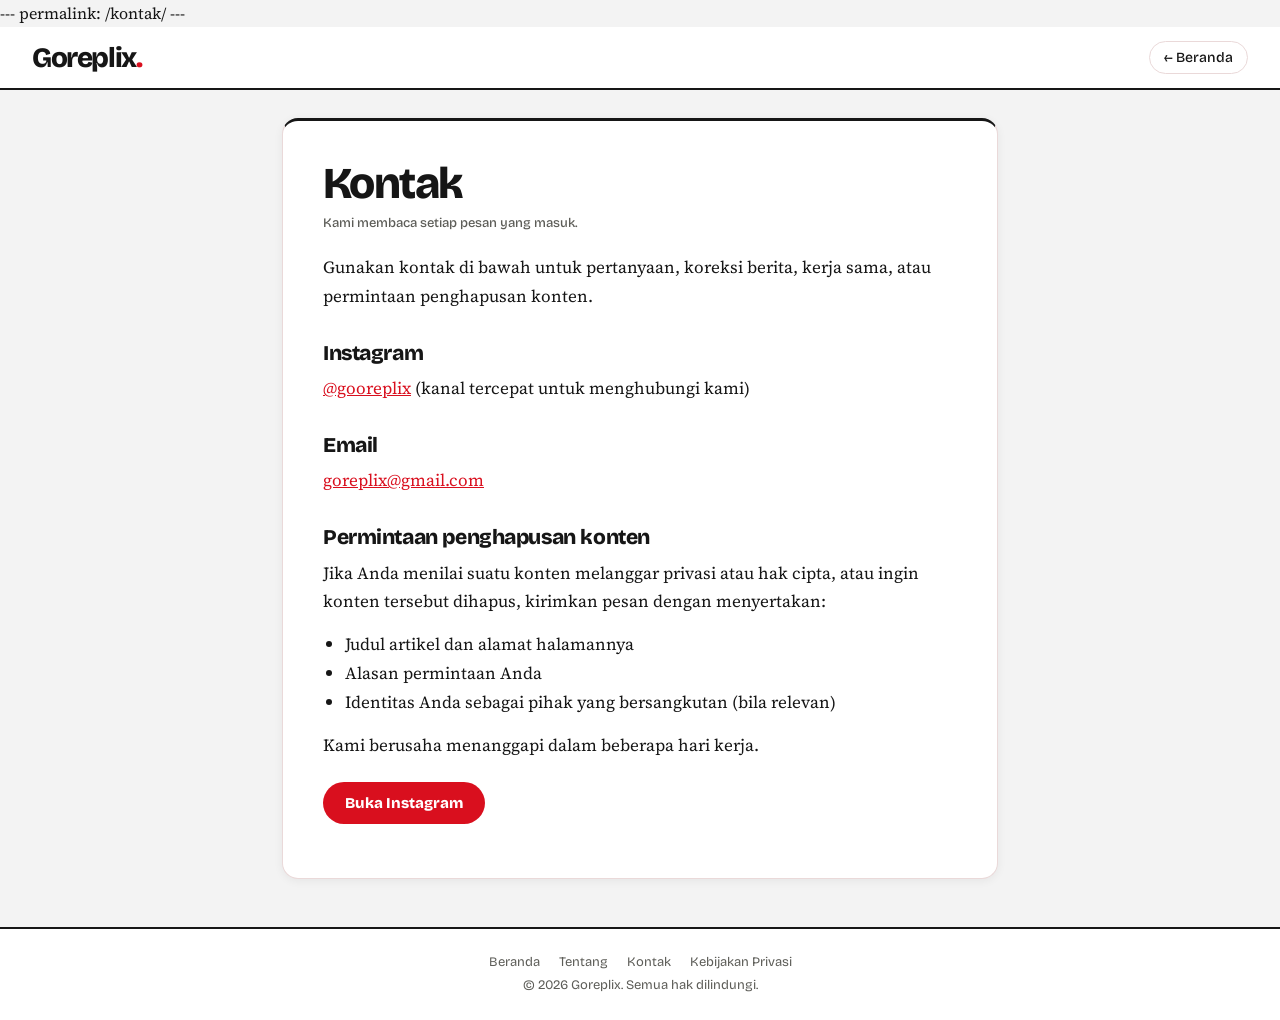
<file: kontak.html>
---
permalink: /kontak/
---
<!DOCTYPE html>
<html lang="id">
<head>
<meta charset="UTF-8">
<meta name="viewport" content="width=device-width, initial-scale=1">
<title>Kontak | Goreplix</title>
<link rel="icon" href="/images/favicon.ico" type="image/x-icon">
<link rel="apple-touch-icon" href="/images/favicon.ico">
<meta name="description" content="Hubungi Goreplix untuk pertanyaan, koreksi, atau permintaan penghapusan konten.">
<link rel="preconnect" href="https://fonts.googleapis.com">
<link rel="preconnect" href="https://fonts.gstatic.com" crossorigin>
<link href="https://fonts.googleapis.com/css2?family=Bricolage+Grotesque:wght@500;800&family=Source+Serif+4:wght@400;600&display=swap" rel="stylesheet">
<link rel="stylesheet" href="/pages.css">
</head>
<body>

<header class="site-header">
  <div class="bar">
    <a class="brand" href="/">Goreplix<span>.</span></a>
    <a class="back" href="/">&larr; Beranda</a>
  </div>
</header>

<main>
  <article class="card">
    <h1>Kontak</h1>
    <div class="meta">Kami membaca setiap pesan yang masuk.</div>

    <p>Gunakan kontak di bawah untuk pertanyaan, koreksi berita, kerja sama, atau permintaan penghapusan konten.</p>

    <h2>Instagram</h2>
    <p><a href="https://instagram.com/gooreplix" target="_blank" rel="noopener noreferrer">@gooreplix</a> (kanal tercepat untuk menghubungi kami)</p>

    <h2>Email</h2>
    <p><a href="mailto:goreplix@gmail.com">goreplix@gmail.com</a></p>

    <h2>Permintaan penghapusan konten</h2>
    <p>Jika Anda menilai suatu konten melanggar privasi atau hak cipta, atau ingin konten tersebut dihapus, kirimkan pesan dengan menyertakan:</p>
    <ul>
      <li>Judul artikel dan alamat halamannya</li>
      <li>Alasan permintaan Anda</li>
      <li>Identitas Anda sebagai pihak yang bersangkutan (bila relevan)</li>
    </ul>
    <p>Kami berusaha menanggapi dalam beberapa hari kerja.</p>

    <p style="margin-top:22px"><a class="btn" href="https://instagram.com/gooreplix" target="_blank" rel="noopener noreferrer">Buka Instagram</a></p>
  </article>
</main>

<footer class="site-footer">
  <nav aria-label="Navigasi footer">
    <a href="/">Beranda</a>
    <a href="/tentang/">Tentang</a>
    <a href="/kontak/">Kontak</a>
    <a href="/privacy-policy/">Kebijakan Privasi</a>
  </nav>
  <div>© 2026 Goreplix. Semua hak dilindungi.</div>
</footer>

</body>
</html>
</file>
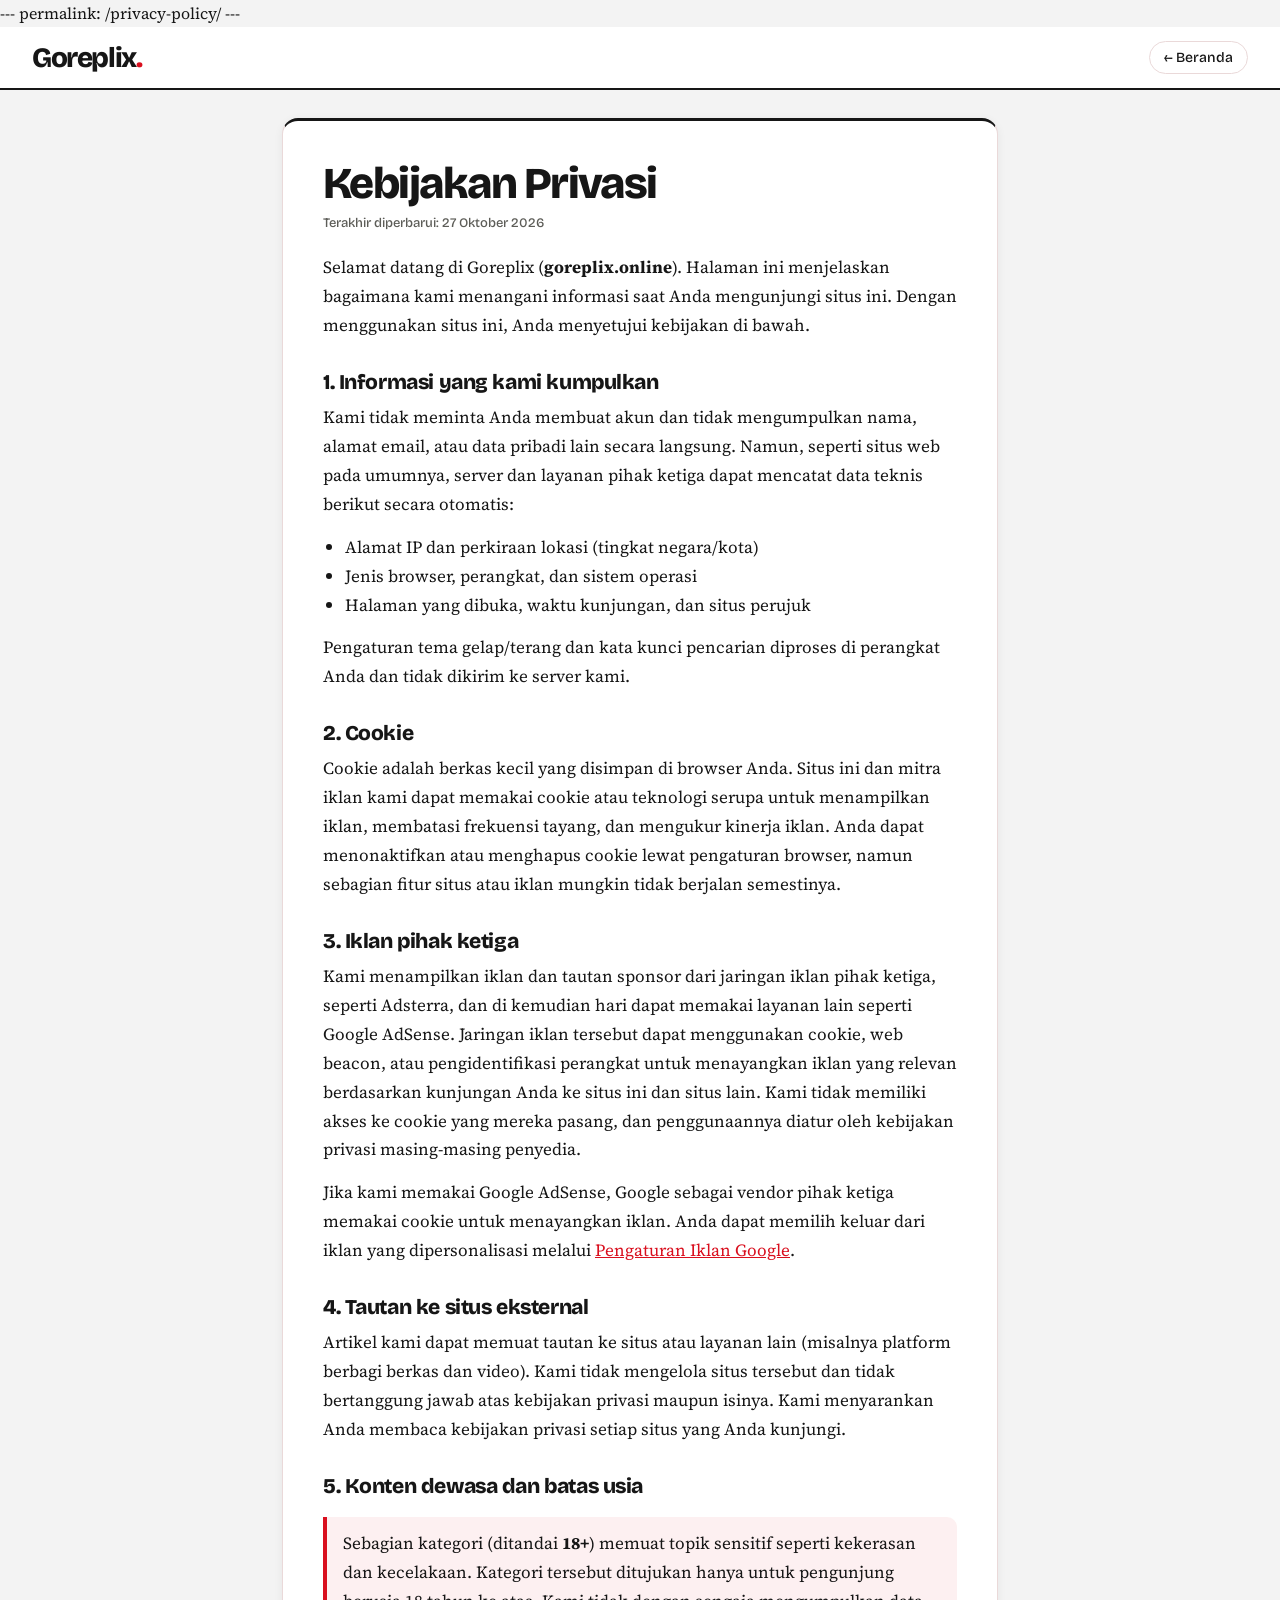
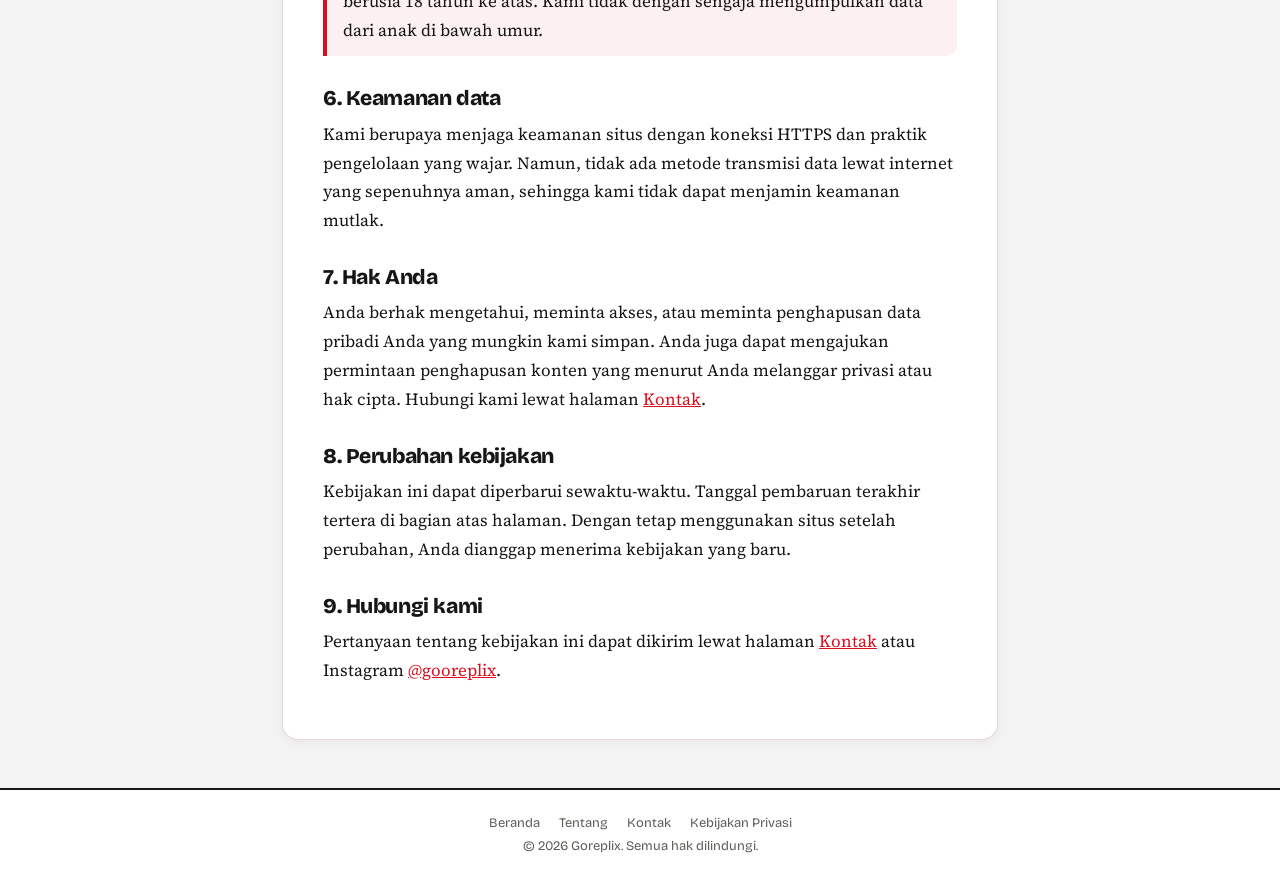
<file: privacy-policy.html>
---
permalink: /privacy-policy/
---
<!DOCTYPE html>
<html lang="id">
<head>
<meta charset="UTF-8">
<meta name="viewport" content="width=device-width, initial-scale=1">
<title>Kebijakan Privasi | Goreplix</title>
<link rel="icon" href="/images/favicon.ico" type="image/x-icon">
<link rel="apple-touch-icon" href="/images/favicon.ico">
<meta name="description" content="Kebijakan Privasi Goreplix: data yang dikumpulkan, cookie, iklan pihak ketiga, dan cara menghubungi kami.">
<link rel="preconnect" href="https://fonts.googleapis.com">
<link rel="preconnect" href="https://fonts.gstatic.com" crossorigin>
<link href="https://fonts.googleapis.com/css2?family=Bricolage+Grotesque:wght@500;800&family=Source+Serif+4:wght@400;600&display=swap" rel="stylesheet">
<link rel="stylesheet" href="/pages.css">
</head>
<body>

<header class="site-header">
  <div class="bar">
    <a class="brand" href="/">Goreplix<span>.</span></a>
    <a class="back" href="/">&larr; Beranda</a>
  </div>
</header>

<main>
  <article class="card">
    <h1>Kebijakan Privasi</h1>
    <div class="meta">Terakhir diperbarui: 27 Oktober 2026</div>

    <p>Selamat datang di Goreplix (<strong>goreplix.online</strong>). Halaman ini menjelaskan bagaimana kami menangani informasi saat Anda mengunjungi situs ini. Dengan menggunakan situs ini, Anda menyetujui kebijakan di bawah.</p>

    <h2>1. Informasi yang kami kumpulkan</h2>
    <p>Kami tidak meminta Anda membuat akun dan tidak mengumpulkan nama, alamat email, atau data pribadi lain secara langsung. Namun, seperti situs web pada umumnya, server dan layanan pihak ketiga dapat mencatat data teknis berikut secara otomatis:</p>
    <ul>
      <li>Alamat IP dan perkiraan lokasi (tingkat negara/kota)</li>
      <li>Jenis browser, perangkat, dan sistem operasi</li>
      <li>Halaman yang dibuka, waktu kunjungan, dan situs perujuk</li>
    </ul>
    <p>Pengaturan tema gelap/terang dan kata kunci pencarian diproses di perangkat Anda dan tidak dikirim ke server kami.</p>

    <h2>2. Cookie</h2>
    <p>Cookie adalah berkas kecil yang disimpan di browser Anda. Situs ini dan mitra iklan kami dapat memakai cookie atau teknologi serupa untuk menampilkan iklan, membatasi frekuensi tayang, dan mengukur kinerja iklan. Anda dapat menonaktifkan atau menghapus cookie lewat pengaturan browser, namun sebagian fitur situs atau iklan mungkin tidak berjalan semestinya.</p>

    <h2>3. Iklan pihak ketiga</h2>
    <p>Kami menampilkan iklan dan tautan sponsor dari jaringan iklan pihak ketiga, seperti Adsterra, dan di kemudian hari dapat memakai layanan lain seperti Google AdSense. Jaringan iklan tersebut dapat menggunakan cookie, web beacon, atau pengidentifikasi perangkat untuk menayangkan iklan yang relevan berdasarkan kunjungan Anda ke situs ini dan situs lain. Kami tidak memiliki akses ke cookie yang mereka pasang, dan penggunaannya diatur oleh kebijakan privasi masing-masing penyedia.</p>
    <p>Jika kami memakai Google AdSense, Google sebagai vendor pihak ketiga memakai cookie untuk menayangkan iklan. Anda dapat memilih keluar dari iklan yang dipersonalisasi melalui <a href="https://adssettings.google.com" target="_blank" rel="noopener noreferrer">Pengaturan Iklan Google</a>.</p>

    <h2>4. Tautan ke situs eksternal</h2>
    <p>Artikel kami dapat memuat tautan ke situs atau layanan lain (misalnya platform berbagi berkas dan video). Kami tidak mengelola situs tersebut dan tidak bertanggung jawab atas kebijakan privasi maupun isinya. Kami menyarankan Anda membaca kebijakan privasi setiap situs yang Anda kunjungi.</p>

    <h2>5. Konten dewasa dan batas usia</h2>
    <div class="notice">
      <p style="margin:0">Sebagian kategori (ditandai <strong>18+</strong>) memuat topik sensitif seperti kekerasan dan kecelakaan. Kategori tersebut ditujukan hanya untuk pengunjung berusia 18 tahun ke atas. Kami tidak dengan sengaja mengumpulkan data dari anak di bawah umur.</p>
    </div>

    <h2>6. Keamanan data</h2>
    <p>Kami berupaya menjaga keamanan situs dengan koneksi HTTPS dan praktik pengelolaan yang wajar. Namun, tidak ada metode transmisi data lewat internet yang sepenuhnya aman, sehingga kami tidak dapat menjamin keamanan mutlak.</p>

    <h2>7. Hak Anda</h2>
    <p>Anda berhak mengetahui, meminta akses, atau meminta penghapusan data pribadi Anda yang mungkin kami simpan. Anda juga dapat mengajukan permintaan penghapusan konten yang menurut Anda melanggar privasi atau hak cipta. Hubungi kami lewat halaman <a href="/kontak/">Kontak</a>.</p>

    <h2>8. Perubahan kebijakan</h2>
    <p>Kebijakan ini dapat diperbarui sewaktu-waktu. Tanggal pembaruan terakhir tertera di bagian atas halaman. Dengan tetap menggunakan situs setelah perubahan, Anda dianggap menerima kebijakan yang baru.</p>

    <h2>9. Hubungi kami</h2>
    <p>Pertanyaan tentang kebijakan ini dapat dikirim lewat halaman <a href="/kontak/">Kontak</a> atau Instagram <a href="https://instagram.com/gooreplix" target="_blank" rel="noopener noreferrer">@gooreplix</a>.</p>
  </article>
</main>

<footer class="site-footer">
  <nav aria-label="Navigasi footer">
    <a href="/">Beranda</a>
    <a href="/tentang/">Tentang</a>
    <a href="/kontak/">Kontak</a>
    <a href="/privacy-policy/">Kebijakan Privasi</a>
  </nav>
  <div>© 2026 Goreplix. Semua hak dilindungi.</div>
</footer>

</body>
</html>
</file>
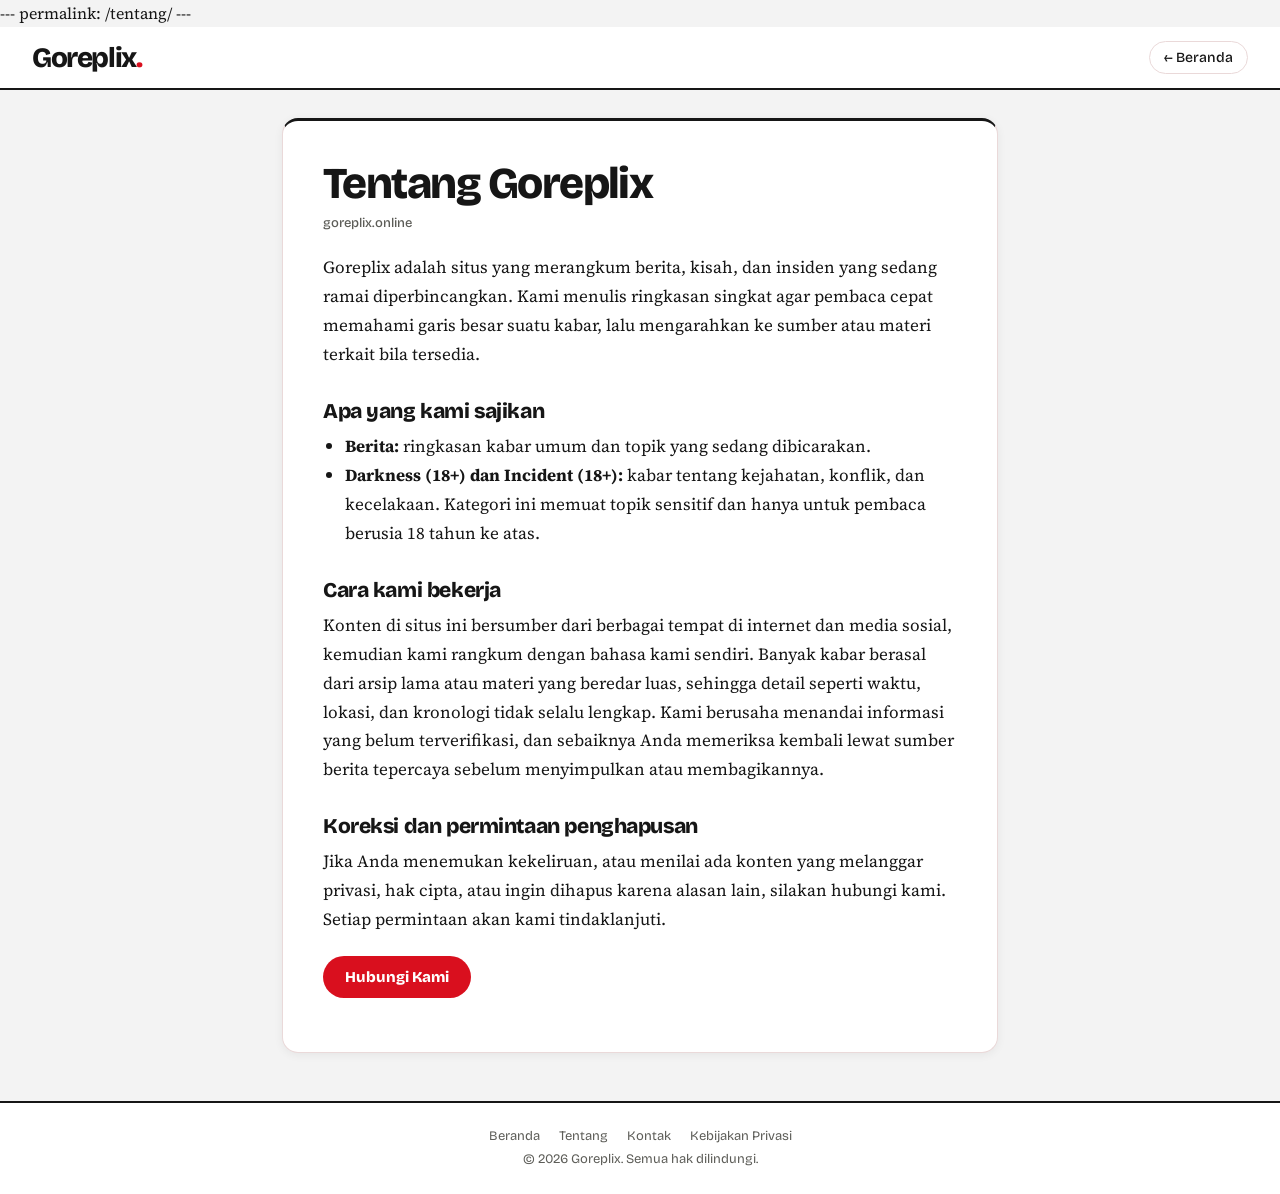
<file: tentang.html>
---
permalink: /tentang/
---
<!DOCTYPE html>
<html lang="id">
<head>
<meta charset="UTF-8">
<meta name="viewport" content="width=device-width, initial-scale=1">
<title>Tentang Kami | Goreplix</title>
<link rel="icon" href="/images/favicon.ico" type="image/x-icon">
<link rel="apple-touch-icon" href="/images/favicon.ico">
<meta name="description" content="Tentang Goreplix: situs yang merangkum berita dan kabar yang sedang ramai dari berbagai sumber.">
<link rel="preconnect" href="https://fonts.googleapis.com">
<link rel="preconnect" href="https://fonts.gstatic.com" crossorigin>
<link href="https://fonts.googleapis.com/css2?family=Bricolage+Grotesque:wght@500;800&family=Source+Serif+4:wght@400;600&display=swap" rel="stylesheet">
<link rel="stylesheet" href="/pages.css">
</head>
<body>

<header class="site-header">
  <div class="bar">
    <a class="brand" href="/">Goreplix<span>.</span></a>
    <a class="back" href="/">&larr; Beranda</a>
  </div>
</header>

<main>
  <article class="card">
    <h1>Tentang Goreplix</h1>
    <div class="meta">goreplix.online</div>

    <p>Goreplix adalah situs yang merangkum berita, kisah, dan insiden yang sedang ramai diperbincangkan. Kami menulis ringkasan singkat agar pembaca cepat memahami garis besar suatu kabar, lalu mengarahkan ke sumber atau materi terkait bila tersedia.</p>

    <h2>Apa yang kami sajikan</h2>
    <ul>
      <li><strong>Berita:</strong> ringkasan kabar umum dan topik yang sedang dibicarakan.</li>
      <li><strong>Darkness (18+) dan Incident (18+):</strong> kabar tentang kejahatan, konflik, dan kecelakaan. Kategori ini memuat topik sensitif dan hanya untuk pembaca berusia 18 tahun ke atas.</li>
    </ul>

    <h2>Cara kami bekerja</h2>
    <p>Konten di situs ini bersumber dari berbagai tempat di internet dan media sosial, kemudian kami rangkum dengan bahasa kami sendiri. Banyak kabar berasal dari arsip lama atau materi yang beredar luas, sehingga detail seperti waktu, lokasi, dan kronologi tidak selalu lengkap. Kami berusaha menandai informasi yang belum terverifikasi, dan sebaiknya Anda memeriksa kembali lewat sumber berita tepercaya sebelum menyimpulkan atau membagikannya.</p>

    <h2>Koreksi dan permintaan penghapusan</h2>
    <p>Jika Anda menemukan kekeliruan, atau menilai ada konten yang melanggar privasi, hak cipta, atau ingin dihapus karena alasan lain, silakan hubungi kami. Setiap permintaan akan kami tindaklanjuti.</p>

    <p style="margin-top:22px"><a class="btn" href="/kontak/">Hubungi Kami</a></p>
  </article>
</main>

<footer class="site-footer">
  <nav aria-label="Navigasi footer">
    <a href="/">Beranda</a>
    <a href="/tentang/">Tentang</a>
    <a href="/kontak/">Kontak</a>
    <a href="/privacy-policy/">Kebijakan Privasi</a>
  </nav>
  <div>© 2026 Goreplix. Semua hak dilindungi.</div>
</footer>

</body>
</html>
</file>
<file: pages.css>
:root {
  --bg: #fff;
  --ink: #161616;
  --mute: #5d5d58;
  --line: #ead9d9;
  --red: #d90f1e;
  --on-red: #fff;
  --page: #f3f3f3;
  --sans: 'Bricolage Grotesque', Arial, sans-serif;
  --serif: 'Source Serif 4', Georgia, serif;
  --pad: clamp(16px, 2.5vw, 36px);
}

@media (prefers-color-scheme: dark) {
  :root {
    --bg: #140b0c;
    --ink: #f6eeee;
    --mute: #b3a2a3;
    --line: #3a2224;
    --red: #ff4d55;
    --on-red: #1a0003;
    --page: #1b1415;
  }
}

* { box-sizing: border-box; }

body {
  margin: 0;
  background: var(--page);
  color: var(--ink);
  font-family: var(--serif);
  line-height: 1.7;
}

a { color: var(--red); }

header.site-header {
  background: var(--bg);
  border-bottom: 2px solid var(--ink);
}

.bar {
  display: flex;
  align-items: center;
  justify-content: space-between;
  gap: 12px;
  padding: 14px var(--pad);
}

.brand {
  font: 800 28px/1 var(--sans);
  letter-spacing: -.05em;
  text-decoration: none;
  color: var(--ink);
}

.brand span { color: var(--red); }

.back {
  font: 500 14px var(--sans);
  color: var(--ink);
  text-decoration: none;
  border: 1.5px solid var(--line);
  border-radius: 99px;
  padding: 7px 14px;
}

.back:hover { border-color: var(--red); color: var(--red); }

main {
  max-width: 780px;
  margin: 28px auto;
  padding: 0 var(--pad);
}

.card {
  background: var(--bg);
  border: 1px solid var(--line);
  border-top: 3px solid var(--ink);
  border-radius: 16px;
  padding: clamp(20px, 4vw, 40px);
  box-shadow: 0 2px 10px rgba(0, 0, 0, .06);
}

h1 {
  font: 800 clamp(30px, 6vw, 44px)/1.05 var(--sans);
  letter-spacing: -.035em;
  margin: 0 0 8px;
}

h2 {
  font: 800 21px/1.2 var(--sans);
  letter-spacing: -.02em;
  margin: 30px 0 8px;
}

p, li { font-size: 17px; }
p { margin: 0 0 14px; }
ul { padding-left: 22px; margin: 0 0 14px; }

.meta {
  font: 500 13px var(--sans);
  color: var(--mute);
  margin-bottom: 22px;
}

.notice {
  border-left: 4px solid var(--red);
  background: rgba(217, 15, 30, .06);
  padding: 12px 16px;
  border-radius: 0 10px 10px 0;
  margin: 18px 0;
}

.btn {
  display: inline-block;
  font: 800 15px var(--sans);
  background: var(--red);
  color: var(--on-red);
  padding: 12px 22px;
  border-radius: 99px;
  text-decoration: none;
}

.btn:hover { opacity: .9; }

footer.site-footer {
  margin-top: 48px;
  border-top: 2px solid var(--ink);
  background: var(--bg);
  padding: 22px var(--pad);
  text-align: center;
  font: 400 13px/1.8 var(--sans);
  color: var(--mute);
}

footer.site-footer a {
  color: var(--mute);
  text-decoration: none;
  margin: 0 8px;
}

footer.site-footer a:hover { color: var(--red); }
</file>
